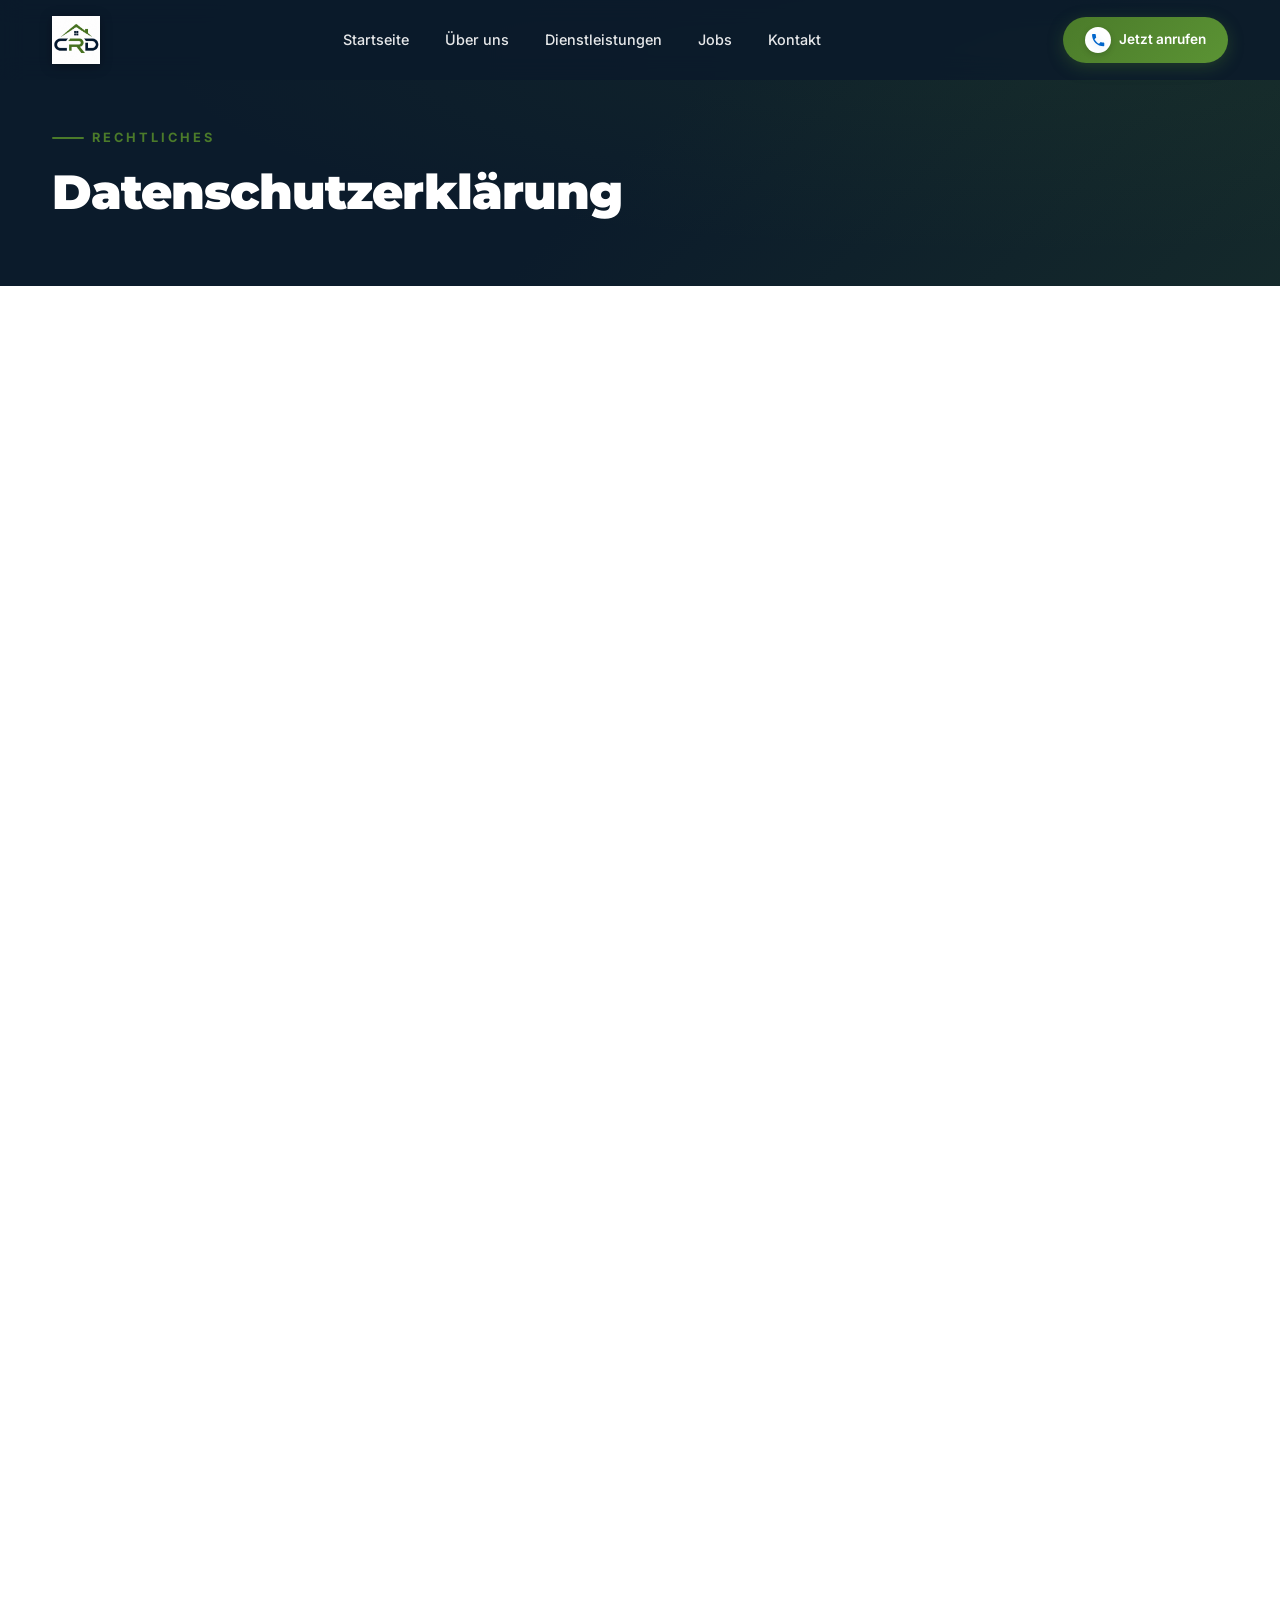
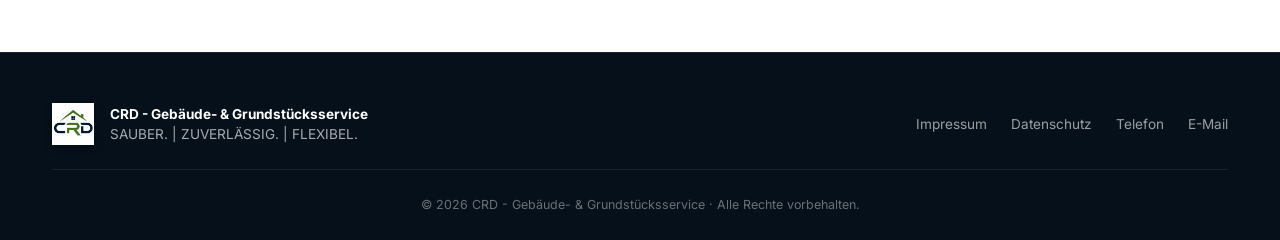
<file: datenschutz.html>
<!DOCTYPE html>
<html lang="de">
<head>
  <meta charset="UTF-8">
  <meta name="viewport" content="width=device-width, initial-scale=1.0">
  <title>Datenschutz | CRD - Gebäude- & Grundstücksservice</title>
  <meta name="description" content="Datenschutzerklärung der CRD - Gebäude- & Grundstücksservice">
  <meta name="robots" content="index, follow">

  <!-- Favicon -->
  <link rel="icon" type="image/png" href="assets/logo.png">

  <!-- Fonts -->
  <link rel="preconnect" href="https://fonts.googleapis.com">
  <link rel="preconnect" href="https://fonts.gstatic.com" crossorigin>

  <!-- Stylesheet -->
  <link rel="stylesheet" href="style.css">
</head>
<body>

  <!-- ========== HEADER / NAVIGATION ========== -->
  <header class="header" id="header">
    <div class="container">
      <a href="index.html" class="header__logo" aria-label="CRD Startseite">
        <img src="assets/logo.png" alt="CRD Gebäude- & Grundstücksservice Logo" width="180" height="52">
      </a>

      <nav class="header__nav" id="mainNav" aria-label="Hauptnavigation">
        <a href="index.html" class="header__nav-link">Startseite</a>
        <a href="index.html#ueber-uns" class="header__nav-link">Über uns</a>
        <a href="dienstleistungen.html" class="header__nav-link">Dienstleistungen</a>
        <a href="jobs.html" class="header__nav-link">Jobs</a>
        <a href="kontakt.html" class="header__nav-link">Kontakt</a>
      </nav>

      <a href="tel:+491752540966" class="header__cta" id="headerCta">
        <span class="header__cta-icon-bg">
          <svg class="icon-svg icon-phone-blue" viewBox="0 0 24 24"><path d="M6.62 10.79c1.44 2.83 3.76 5.14 6.59 6.59l2.2-2.2c.27-.27.67-.36 1.02-.24 1.12.37 2.33.57 3.57.57.55 0 1 .45 1 1V20c0 .55-.45 1-1 1-9.39 0-17-7.61-17-17 0-.55.45-1 1-1h3.5c.55 0 1 .45 1 1 0 1.25.2 2.45.57 3.57.11.35.03.74-.25 1.02l-2.2 2.2z"/></svg>
        </span>
        Jetzt anrufen
      </a>

      <button class="header__hamburger" id="hamburger" aria-label="Menü öffnen" aria-expanded="false">
        <span></span>
        <span></span>
        <span></span>
      </button>
    </div>
  </header>

  <!-- Nav Overlay -->
  <div class="nav-overlay" id="navOverlay"></div>

  <!-- ========== SUBPAGE HERO ========== -->
  <section class="subpage-hero subpage-hero--small">
    <div class="subpage-hero__bg"></div>
    <div class="container">
      <div class="subpage-hero__content">
        <span class="section-label reveal">Rechtliches</span>
        <h1 class="subpage-hero__title reveal reveal-delay-1">Datenschutzerklärung</h1>
      </div>
    </div>
  </section>

  <!-- ========== DATENSCHUTZ CONTENT ========== -->
  <section class="legal-content">
    <div class="container">
      <div class="legal-content__inner reveal">
       <h1>Datenschutz&shy;erkl&auml;rung</h1>
<h2>1. Datenschutz auf einen Blick</h2>
<h3>Allgemeine Hinweise</h3> <p>Die folgenden Hinweise geben einen einfachen &Uuml;berblick dar&uuml;ber,
was mit Ihren personenbezogenen Daten passiert, wenn Sie diese Website besuchen. Personenbezogene Daten sind
alle Daten, mit denen Sie pers&ouml;nlich identifiziert werden k&ouml;nnen. Ausf&uuml;hrliche Informationen zum
Thema Datenschutz entnehmen Sie unserer unter diesem Text aufgef&uuml;hrten
Datenschutzerkl&auml;rung.</p>
<h3>Datenerfassung auf dieser Website</h3> <h4>Wer ist verantwortlich f&uuml;r die Datenerfassung auf dieser
Website?</h4> <p>Die Datenverarbeitung auf dieser Website erfolgt durch den Websitebetreiber. Dessen
Kontaktdaten k&ouml;nnen Sie dem Abschnitt &bdquo;Hinweis zur verantwortlichen Stelle&ldquo; in dieser
Datenschutzerkl&auml;rung entnehmen.</p> <h4>Wie erfassen wir Ihre Daten?</h4> <p>Ihre Daten werden zum
einen dadurch erhoben, dass Sie uns diese mitteilen. Hierbei kann es sich z.&nbsp;B. um Daten handeln, die Sie in ein
Kontaktformular eingeben.</p> <p>Andere Daten werden automatisch oder nach Ihrer Einwilligung beim Besuch
der Website durch unsere IT-Systeme erfasst. Das sind vor allem technische Daten (z.&nbsp;B. Internetbrowser,
Betriebssystem oder Uhrzeit des Seitenaufrufs). Die Erfassung dieser Daten erfolgt automatisch, sobald Sie diese
Website betreten.</p> <h4>Wof&uuml;r nutzen wir Ihre Daten?</h4> <p>Ein Teil der Daten wird erhoben, um eine
fehlerfreie Bereitstellung der Website zu gew&auml;hrleisten. Andere Daten k&ouml;nnen zur Analyse Ihres
Nutzerverhaltens verwendet werden. Sofern &uuml;ber die Website Vertr&auml;ge geschlossen oder angebahnt
werden k&ouml;nnen, werden die &uuml;bermittelten Daten auch f&uuml;r Vertragsangebote, Bestellungen oder
sonstige Auftragsanfragen verarbeitet.</p> <h4>Welche Rechte haben Sie bez&uuml;glich Ihrer Daten?</h4>
<p>Sie haben jederzeit das Recht, unentgeltlich Auskunft &uuml;ber Herkunft, Empf&auml;nger und Zweck Ihrer
gespeicherten personenbezogenen Daten zu erhalten. Sie haben au&szlig;erdem ein Recht, die Berichtigung oder
L&ouml;schung dieser Daten zu verlangen. Wenn Sie eine Einwilligung zur Datenverarbeitung erteilt haben,
k&ouml;nnen Sie diese Einwilligung jederzeit f&uuml;r die Zukunft widerrufen. Au&szlig;erdem haben Sie das Recht,
unter bestimmten Umst&auml;nden die Einschr&auml;nkung der Verarbeitung Ihrer personenbezogenen Daten zu
verlangen. Des Weiteren steht Ihnen ein Beschwerderecht bei der zust&auml;ndigen Aufsichtsbeh&ouml;rde
zu.</p> <p>Hierzu sowie zu weiteren Fragen zum Thema Datenschutz k&ouml;nnen Sie sich jederzeit an uns
wenden.</p>
<h2>2. Hosting</h2>
<p>Wir hosten die Inhalte unserer Website bei folgendem Anbieter:</p>
<h3>Strato</h3> <p>Anbieter ist die Strato AG, Otto-Ostrowski-Stra&szlig;e 7, 10249 Berlin (nachfolgend
&bdquo;Strato&ldquo;). Wenn Sie unsere Website besuchen, erfasst Strato verschiedene Logfiles inklusive Ihrer IP-
Adressen.</p> <p>Weitere Informationen entnehmen Sie der Datenschutzerkl&auml;rung von Strato: <a
href="https://www.strato.de/datenschutz/" target="_blank" rel="noopener
noreferrer">https://www.strato.de/datenschutz/</a>.</p> <p>Die Verwendung von Strato erfolgt auf Grundlage
von Art. 6 Abs. 1 lit. f DSGVO. Wir haben ein berechtigtes Interesse an einer m&ouml;glichst zuverl&auml;ssigen
Darstellung unserer Website. Sofern eine entsprechende Einwilligung abgefragt wurde, erfolgt die Verarbeitung
ausschlie&szlig;lich auf Grundlage von Art. 6 Abs. 1 lit. a DSGVO und &sect; 25 Abs. 1 TDDDG, soweit die
Einwilligung die Speicherung von Cookies oder den Zugriff auf Informationen im Endger&auml;t des Nutzers
(z.&nbsp;B. Device-Fingerprinting) im Sinne des TDDDG umfasst. Die Einwilligung ist jederzeit widerrufbar.</p>
<h2>3. Allgemeine Hinweise und Pflicht&shy;informationen</h2>
<h3>Datenschutz</h3> <p>Die Betreiber dieser Seiten nehmen den Schutz Ihrer pers&ouml;nlichen Daten sehr
ernst. Wir behandeln Ihre personenbezogenen Daten vertraulich und entsprechend den gesetzlichen
Datenschutzvorschriften sowie dieser Datenschutzerkl&auml;rung.</p> <p>Wenn Sie diese Website benutzen,
werden verschiedene personenbezogene Daten erhoben. Personenbezogene Daten sind Daten, mit denen Sie
pers&ouml;nlich identifiziert werden k&ouml;nnen. Die vorliegende Datenschutzerkl&auml;rung erl&auml;utert,
welche Daten wir erheben und wof&uuml;r wir sie nutzen. Sie erl&auml;utert auch, wie und zu welchem Zweck das
geschieht.</p> <p>Wir weisen darauf hin, dass die Daten&uuml;bertragung im Internet (z.&nbsp;B. bei der
Kommunikation per E-Mail) Sicherheitsl&uuml;cken aufweisen kann. Ein l&uuml;ckenloser Schutz der Daten vor
dem Zugriff durch Dritte ist nicht m&ouml;glich.</p>
<h3>Hinweis zur verantwortlichen Stelle</h3> <p>Die verantwortliche Stelle f&uuml;r die Datenverarbeitung auf
dieser Website ist:</p> <p>CRD Geb&auml;ude- &amp; Grundst&uuml;cksservice<br />
Kanalstra&szlig;e 3 <br />
75173 Pforzheim</p>
<p>Telefon: +491752540966<br />
E-Mail: info@crd-reinigung.de</p>
 <p>Verantwortliche Stelle ist die nat&uuml;rliche oder juristische Person, die allein oder gemeinsam mit anderen
&uuml;ber die Zwecke und Mittel der Verarbeitung von personenbezogenen Daten (z.&nbsp;B. Namen, E-Mail-
Adressen o. &Auml;.) entscheidet.</p>
<h3>Speicherdauer</h3> <p>Soweit innerhalb dieser Datenschutzerkl&auml;rung keine speziellere Speicherdauer
genannt wurde, verbleiben Ihre personenbezogenen Daten bei uns, bis der Zweck f&uuml;r die Datenverarbeitung
entf&auml;llt. Wenn Sie ein berechtigtes L&ouml;schersuchen geltend machen oder eine Einwilligung zur
Datenverarbeitung widerrufen, werden Ihre Daten gel&ouml;scht, sofern wir keine anderen rechtlich
zul&auml;ssigen Gr&uuml;nde f&uuml;r die Speicherung Ihrer personenbezogenen Daten haben (z.&nbsp;B. steuer-
oder handelsrechtliche Aufbewahrungsfristen); im letztgenannten Fall erfolgt die L&ouml;schung nach Fortfall
dieser Gr&uuml;nde.</p>
<h3>Allgemeine Hinweise zu den Rechtsgrundlagen der Datenverarbeitung auf dieser Website</h3> <p>Sofern Sie
in die Datenverarbeitung eingewilligt haben, verarbeiten wir Ihre personenbezogenen Daten auf Grundlage von Art.
6 Abs. 1 lit. a DSGVO bzw. Art. 9 Abs. 2 lit. a DSGVO, sofern besondere Datenkategorien nach Art. 9 Abs. 1 DSGVO
verarbeitet werden. Im Falle einer ausdr&uuml;cklichen Einwilligung in die &Uuml;bertragung personenbezogener
Daten in Drittstaaten erfolgt die Datenverarbeitung au&szlig;erdem auf Grundlage von Art. 49 Abs. 1 lit. a DSGVO.
Sofern Sie in die Speicherung von Cookies oder in den Zugriff auf Informationen in Ihr Endger&auml;t (z.&nbsp;B. via
Device-Fingerprinting) eingewilligt haben, erfolgt die Datenverarbeitung zus&auml;tzlich auf Grundlage von &sect;
25 Abs. 1 TDDDG. Die Einwilligung ist jederzeit widerrufbar. Sind Ihre Daten zur Vertragserf&uuml;llung oder zur
Durchf&uuml;hrung vorvertraglicher Ma&szlig;nahmen erforderlich, verarbeiten wir Ihre Daten auf Grundlage des
Art. 6 Abs. 1 lit. b DSGVO. Des Weiteren verarbeiten wir Ihre Daten, sofern diese zur Erf&uuml;llung einer
rechtlichen Verpflichtung erforderlich sind, auf Grundlage von Art. 6 Abs. 1 lit. c DSGVO. Die Datenverarbeitung
kann ferner auf Grundlage unseres berechtigten Interesses nach Art. 6 Abs. 1 lit. f DSGVO erfolgen. &Uuml;ber die
jeweils im Einzelfall einschl&auml;gigen Rechtsgrundlagen wird in den folgenden Abs&auml;tzen dieser
Datenschutzerkl&auml;rung informiert.</p>
<h3>Empf&auml;nger von personenbezogenen Daten</h3> <p>Im Rahmen unserer Gesch&auml;ftst&auml;tigkeit
arbeiten wir mit verschiedenen externen Stellen zusammen. Dabei ist teilweise auch eine &Uuml;bermittlung von
personenbezogenen Daten an diese externen Stellen erforderlich. Wir geben personenbezogene Daten nur dann an
externe Stellen weiter, wenn dies im Rahmen einer Vertragserf&uuml;llung erforderlich ist, wenn wir gesetzlich
hierzu verpflichtet sind (z.&nbsp;B. Weitergabe von Daten an Steuerbeh&ouml;rden), wenn wir ein berechtigtes
Interesse nach Art. 6 Abs. 1 lit. f DSGVO an der Weitergabe haben oder wenn eine sonstige Rechtsgrundlage die
Datenweitergabe erlaubt. Beim Einsatz von Auftragsverarbeitern geben wir personenbezogene Daten unserer
Kunden nur auf Grundlage eines g&uuml;ltigen Vertrags &uuml;ber Auftragsverarbeitung weiter. Im Falle einer
gemeinsamen Verarbeitung wird ein Vertrag &uuml;ber gemeinsame Verarbeitung geschlossen.</p>
<h3>Widerruf Ihrer Einwilligung zur Datenverarbeitung</h3> <p>Viele Datenverarbeitungsvorg&auml;nge sind
nur mit Ihrer ausdr&uuml;cklichen Einwilligung m&ouml;glich. Sie k&ouml;nnen eine bereits erteilte Einwilligung
jederzeit widerrufen. Die Rechtm&auml;&szlig;igkeit der bis zum Widerruf erfolgten Datenverarbeitung bleibt vom
Widerruf unber&uuml;hrt.</p>
<h3>Widerspruchsrecht gegen die Datenerhebung in besonderen F&auml;llen sowie gegen Direktwerbung (Art. 21
DSGVO)</h3> <p>WENN DIE DATENVERARBEITUNG AUF GRUNDLAGE VON ART. 6 ABS. 1 LIT. E ODER F
DSGVO ERFOLGT, HABEN SIE JEDERZEIT DAS RECHT, AUS GR&Uuml;NDEN, DIE SICH AUS IHRER
BESONDEREN SITUATION ERGEBEN, GEGEN DIE VERARBEITUNG IHRER PERSONENBEZOGENEN DATEN
WIDERSPRUCH EINZULEGEN; DIES GILT AUCH F&Uuml;R EIN AUF DIESE BESTIMMUNGEN GEST&Uuml;TZTES
PROFILING. DIE JEWEILIGE RECHTSGRUNDLAGE, AUF DENEN EINE VERARBEITUNG BERUHT, ENTNEHMEN
SIE DIESER DATENSCHUTZERKL&Auml;RUNG. WENN SIE WIDERSPRUCH EINLEGEN, WERDEN WIR IHRE
BETROFFENEN PERSONENBEZOGENEN DATEN NICHT MEHR VERARBEITEN, ES SEI DENN, WIR
K&Ouml;NNEN ZWINGENDE SCHUTZW&Uuml;RDIGE GR&Uuml;NDE F&Uuml;R DIE VERARBEITUNG
NACHWEISEN, DIE IHRE INTERESSEN, RECHTE UND FREIHEITEN &Uuml;BERWIEGEN ODER DIE
VERARBEITUNG DIENT DER GELTENDMACHUNG, AUS&Uuml;BUNG ODER VERTEIDIGUNG VON
RECHTSANSPR&Uuml;CHEN (WIDERSPRUCH NACH ART. 21 ABS. 1 DSGVO).</p> <p>WERDEN IHRE
PERSONENBEZOGENEN DATEN VERARBEITET, UM DIREKTWERBUNG ZU BETREIBEN, SO HABEN SIE DAS
RECHT, JEDERZEIT WIDERSPRUCH GEGEN DIE VERARBEITUNG SIE BETREFFENDER PERSONENBEZOGENER
DATEN ZUM ZWECKE DERARTIGER WERBUNG EINZULEGEN; DIES GILT AUCH F&Uuml;R DAS PROFILING,
SOWEIT ES MIT SOLCHER DIREKTWERBUNG IN VERBINDUNG STEHT. WENN SIE WIDERSPRECHEN,
WERDEN IHRE PERSONENBEZOGENEN DATEN ANSCHLIESSEND NICHT MEHR ZUM ZWECKE DER
DIREKTWERBUNG VERWENDET (WIDERSPRUCH NACH ART. 21 ABS. 2 DSGVO).</p>
<h3>Beschwerde&shy;recht bei der zust&auml;ndigen Aufsichts&shy;beh&ouml;rde</h3> <p>Im Falle von
Verst&ouml;&szlig;en gegen die DSGVO steht den Betroffenen ein Beschwerderecht bei einer
Aufsichtsbeh&ouml;rde, insbesondere in dem Mitgliedstaat ihres gew&ouml;hnlichen Aufenthalts, ihres
Arbeitsplatzes oder des Orts des mutma&szlig;lichen Versto&szlig;es zu. Das Beschwerderecht besteht
unbeschadet anderweitiger verwaltungsrechtlicher oder gerichtlicher Rechtsbehelfe.</p>
<h3>Recht auf Daten&shy;&uuml;bertrag&shy;barkeit</h3> <p>Sie haben das Recht, Daten, die wir auf Grundlage
Ihrer Einwilligung oder in Erf&uuml;llung eines Vertrags automatisiert verarbeiten, an sich oder an einen Dritten in
einem g&auml;ngigen, maschinenlesbaren Format aush&auml;ndigen zu lassen. Sofern Sie die direkte
&Uuml;bertragung der Daten an einen anderen Verantwortlichen verlangen, erfolgt dies nur, soweit es technisch
machbar ist.</p>
<h3>Auskunft, Berichtigung und L&ouml;schung</h3> <p>Sie haben im Rahmen der geltenden gesetzlichen
Bestimmungen jederzeit das Recht auf unentgeltliche Auskunft &uuml;ber Ihre gespeicherten personenbezogenen
Daten, deren Herkunft und Empf&auml;nger und den Zweck der Datenverarbeitung und ggf. ein Recht auf
Berichtigung oder L&ouml;schung dieser Daten. Hierzu sowie zu weiteren Fragen zum Thema personenbezogene
Daten k&ouml;nnen Sie sich jederzeit an uns wenden.</p>
<h3>Recht auf Einschr&auml;nkung der Verarbeitung</h3> <p>Sie haben das Recht, die Einschr&auml;nkung der
Verarbeitung Ihrer personenbezogenen Daten zu verlangen. Hierzu k&ouml;nnen Sie sich jederzeit an uns wenden.
Das Recht auf Einschr&auml;nkung der Verarbeitung besteht in folgenden F&auml;llen:</p> <ul> <li>Wenn Sie die
Richtigkeit Ihrer bei uns gespeicherten personenbezogenen Daten bestreiten, ben&ouml;tigen wir in der Regel Zeit,
um dies zu &uuml;berpr&uuml;fen. F&uuml;r die Dauer der Pr&uuml;fung haben Sie das Recht, die
Einschr&auml;nkung der Verarbeitung Ihrer personenbezogenen Daten zu verlangen.</li> <li>Wenn die
Verarbeitung Ihrer personenbezogenen Daten unrechtm&auml;&szlig;ig geschah/geschieht, k&ouml;nnen Sie statt
der L&ouml;schung die Einschr&auml;nkung der Datenverarbeitung verlangen.</li> <li>Wenn wir Ihre
personenbezogenen Daten nicht mehr ben&ouml;tigen, Sie sie jedoch zur Aus&uuml;bung, Verteidigung oder
Geltendmachung von Rechtsanspr&uuml;chen ben&ouml;tigen, haben Sie das Recht, statt der L&ouml;schung die
Einschr&auml;nkung der Verarbeitung Ihrer personenbezogenen Daten zu verlangen.</li> <li>Wenn Sie einen
Widerspruch nach Art. 21 Abs. 1 DSGVO eingelegt haben, muss eine Abw&auml;gung zwischen Ihren und unseren
Interessen vorgenommen werden. Solange noch nicht feststeht, wessen Interessen &uuml;berwiegen, haben Sie das
Recht, die Einschr&auml;nkung der Verarbeitung Ihrer personenbezogenen Daten zu verlangen.</li> </ul>
<p>Wenn Sie die Verarbeitung Ihrer personenbezogenen Daten eingeschr&auml;nkt haben, d&uuml;rfen diese
Daten &ndash; von ihrer Speicherung abgesehen &ndash; nur mit Ihrer Einwilligung oder zur Geltendmachung,
Aus&uuml;bung oder Verteidigung von Rechtsanspr&uuml;chen oder zum Schutz der Rechte einer anderen
nat&uuml;rlichen oder juristischen Person oder aus Gr&uuml;nden eines wichtigen &ouml;ffentlichen Interesses der
Europ&auml;ischen Union oder eines Mitgliedstaats verarbeitet werden.</p>
<h3>Widerspruch gegen Werbe-E-Mails</h3> <p>Der Nutzung von im Rahmen der Impressumspflicht
ver&ouml;ffentlichten Kontaktdaten zur &Uuml;bersendung von nicht ausdr&uuml;cklich angeforderter Werbung
und Informationsmaterialien wird hiermit widersprochen. Die Betreiber der Seiten behalten sich ausdr&uuml;cklich
rechtliche Schritte im Falle der unverlangten Zusendung von Werbeinformationen, etwa durch Spam-E-Mails,
vor.</p>
<h2>4. Datenerfassung auf dieser Website</h2>
<h3>Kontaktformular</h3> <p>Wenn Sie uns per Kontaktformular Anfragen zukommen lassen, werden Ihre
Angaben aus dem Anfrageformular inklusive der von Ihnen dort angegebenen Kontaktdaten zwecks Bearbeitung
der Anfrage und f&uuml;r den Fall von Anschlussfragen bei uns gespeichert. Diese Daten geben wir nicht ohne Ihre
Einwilligung weiter.</p> <p>Die Verarbeitung dieser Daten erfolgt auf Grundlage von Art. 6 Abs. 1 lit. b DSGVO,
sofern Ihre Anfrage mit der Erf&uuml;llung eines Vertrags zusammenh&auml;ngt oder zur Durchf&uuml;hrung
vorvertraglicher Ma&szlig;nahmen erforderlich ist. In allen &uuml;brigen F&auml;llen beruht die Verarbeitung auf
unserem berechtigten Interesse an der effektiven Bearbeitung der an uns gerichteten Anfragen (Art. 6 Abs. 1 lit. f
DSGVO) oder auf Ihrer Einwilligung (Art. 6 Abs. 1 lit. a DSGVO) sofern diese abgefragt wurde; die Einwilligung ist
jederzeit widerrufbar.</p> <p>Die von Ihnen im Kontaktformular eingegebenen Daten verbleiben bei uns, bis Sie
uns zur L&ouml;schung auffordern, Ihre Einwilligung zur Speicherung widerrufen oder der Zweck f&uuml;r die
Datenspeicherung entf&auml;llt (z.&nbsp;B. nach abgeschlossener Bearbeitung Ihrer Anfrage). Zwingende
gesetzliche Bestimmungen &ndash; insbesondere Aufbewahrungsfristen &ndash; bleiben unber&uuml;hrt.</p>
<h3>Anfrage per E-Mail, Telefon oder Telefax</h3> <p>Wenn Sie uns per E-Mail, Telefon oder Telefax
kontaktieren, wird Ihre Anfrage inklusive aller daraus hervorgehenden personenbezogenen Daten (Name, Anfrage)
zum Zwecke der Bearbeitung Ihres Anliegens bei uns gespeichert und verarbeitet. Diese Daten geben wir nicht ohne
Ihre Einwilligung weiter.</p> <p>Die Verarbeitung dieser Daten erfolgt auf Grundlage von Art. 6 Abs. 1 lit. b
DSGVO, sofern Ihre Anfrage mit der Erf&uuml;llung eines Vertrags zusammenh&auml;ngt oder zur
Durchf&uuml;hrung vorvertraglicher Ma&szlig;nahmen erforderlich ist. In allen &uuml;brigen F&auml;llen beruht
die Verarbeitung auf unserem berechtigten Interesse an der effektiven Bearbeitung der an uns gerichteten
Anfragen (Art. 6 Abs. 1 lit. f DSGVO) oder auf Ihrer Einwilligung (Art. 6 Abs. 1 lit. a DSGVO) sofern diese abgefragt
wurde; die Einwilligung ist jederzeit widerrufbar.</p> <p>Die von Ihnen an uns per Kontaktanfragen
&uuml;bersandten Daten verbleiben bei uns, bis Sie uns zur L&ouml;schung auffordern, Ihre Einwilligung zur
Speicherung widerrufen oder der Zweck f&uuml;r die Datenspeicherung entf&auml;llt (z.&nbsp;B. nach
abgeschlossener Bearbeitung Ihres Anliegens). Zwingende gesetzliche Bestimmungen &ndash; insbesondere
gesetzliche Aufbewahrungsfristen &ndash; bleiben unber&uuml;hrt.</p>
<p>Quelle: <a href="https://www.e-recht24.de">https://www.e-recht24.de</a></p>
      </div>
    </div>
  </section>

  <!-- ========== FOOTER ========== -->
  <footer class="footer" id="footer">
    <div class="container">
      <div class="footer__content">
        <div class="footer__brand">
          <img src="assets/logo.png" alt="CRD Gebäudeverwaltung Logo" width="160" height="48">
          <div class="footer__brand-text">
            <span class="footer__brand-name">CRD - Gebäude- & Grundstücksservice</span>
            SAUBER. | ZUVERLÄSSIG. | FLEXIBEL.
          </div>
        </div>
        <div class="footer__links">
          <a href="impressum.html" class="footer__link">Impressum</a>
          <a href="datenschutz.html" class="footer__link">Datenschutz</a>
          <a href="tel:+491752540966" class="footer__link">Telefon</a>
          <a href="mailto:info@crd-reinigung.de" class="footer__link">E-Mail</a>
        </div>
      </div>
      <div class="footer__bottom">
        &copy; 2026 CRD - Gebäude- & Grundstücksservice · Alle Rechte vorbehalten.
      </div>
    </div>
  </footer>

  <!-- JavaScript -->
  <script src="script.js"></script>
</body>
</html>
</file>
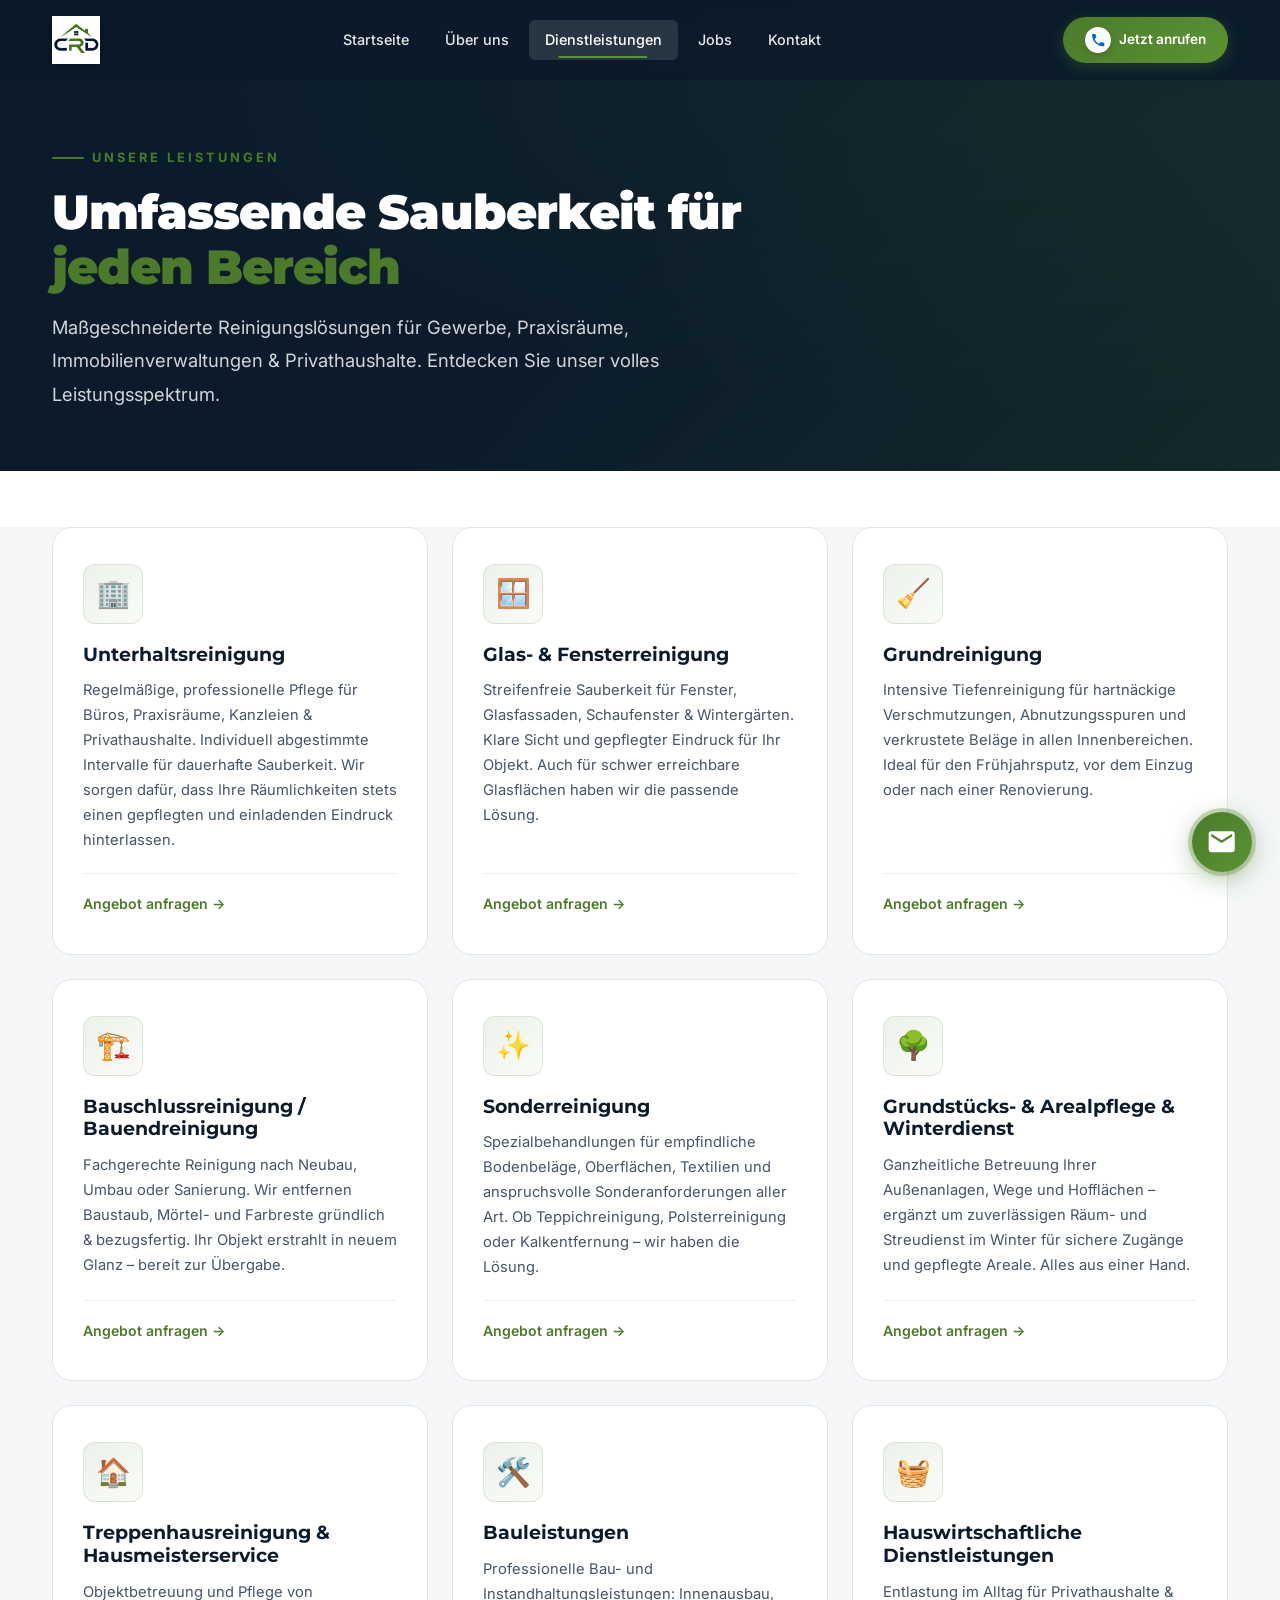
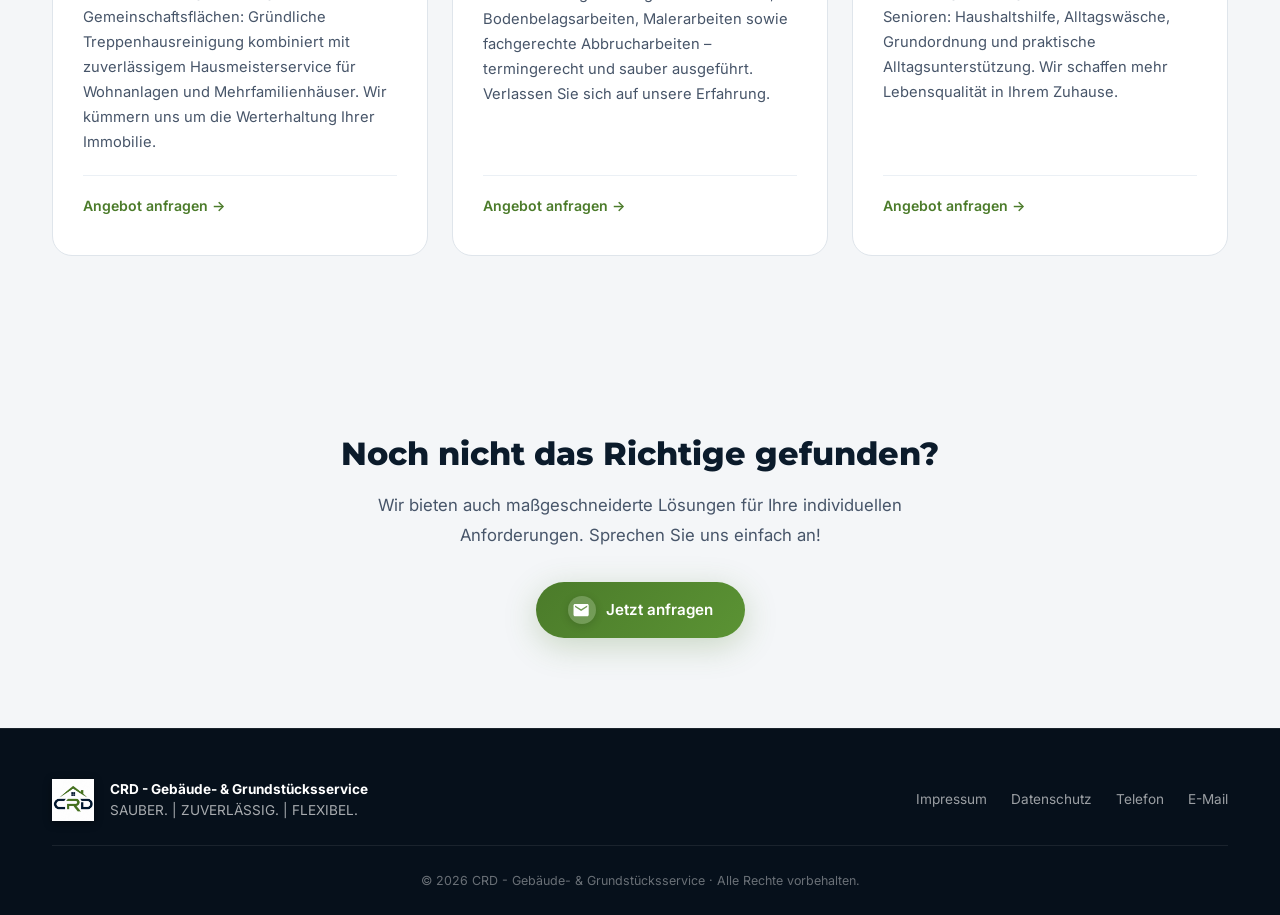
<file: dienstleistungen.html>
<!DOCTYPE html>
<html lang="de">
<head>
  <meta charset="UTF-8">
  <meta name="viewport" content="width=device-width, initial-scale=1.0">
  <title>Unsere Dienstleistungen | CRD - Gebäude- & Grundstücksservice</title>
  <meta name="description" content="Entdecken Sie unser umfassendes Leistungsspektrum: Unterhaltsreinigung, Glasreinigung, Grundreinigung, Bauschlussreinigung, Sonderreinigung, Grundstückspflege, Hausmeisterservice, Bauleistungen und Hauswirtschaft.">
  <meta name="keywords" content="Gebäudereinigung Pforzheim, Unterhaltsreinigung, Glasreinigung, Grundreinigung, Bauschlussreinigung, Hausmeisterservice, CRD Reinigung">
  <meta name="author" content="CRD - Gebäude- & Grundstücksservice">
  <meta name="robots" content="index, follow">

  <!-- Open Graph -->
  <meta property="og:title" content="Unsere Dienstleistungen | CRD - Gebäude- & Grundstücksservice">
  <meta property="og:description" content="Umfassende Reinigungs- und Gebäudedienstleistungen für Gewerbe, Praxisräume & Privathaushalte in Pforzheim & Umgebung.">
  <meta property="og:type" content="website">
  <meta property="og:url" content="https://www.crd-dienstleistungen.de/dienstleistungen.html">

  <!-- Favicon -->
  <link rel="icon" type="image/png" href="assets/logo.png">

  <!-- Fonts -->
  <link rel="preconnect" href="https://fonts.googleapis.com">
  <link rel="preconnect" href="https://fonts.gstatic.com" crossorigin>

  <!-- Stylesheet -->
  <link rel="stylesheet" href="style.css">
</head>
<body>

  <!-- ========== HEADER / NAVIGATION ========== -->
  <header class="header" id="header">
    <div class="container">
      <a href="index.html" class="header__logo" aria-label="CRD Startseite">
        <img src="assets/logo.png" alt="CRD Gebäude- & Grundstücksservice Logo" width="180" height="52">
      </a>

      <nav class="header__nav" id="mainNav" aria-label="Hauptnavigation">
        <a href="index.html" class="header__nav-link">Startseite</a>
        <a href="index.html#ueber-uns" class="header__nav-link">Über uns</a>
        <a href="dienstleistungen.html" class="header__nav-link active">Dienstleistungen</a>
        <a href="jobs.html" class="header__nav-link">Jobs</a>
        <a href="kontakt.html" class="header__nav-link">Kontakt</a>
      </nav>

      <a href="tel:+491752540966" class="header__cta" id="headerCta">
        <span class="header__cta-icon-bg">
          <svg class="icon-svg icon-phone-blue" viewBox="0 0 24 24"><path d="M6.62 10.79c1.44 2.83 3.76 5.14 6.59 6.59l2.2-2.2c.27-.27.67-.36 1.02-.24 1.12.37 2.33.57 3.57.57.55 0 1 .45 1 1V20c0 .55-.45 1-1 1-9.39 0-17-7.61-17-17 0-.55.45-1 1-1h3.5c.55 0 1 .45 1 1 0 1.25.2 2.45.57 3.57.11.35.03.74-.25 1.02l-2.2 2.2z"/></svg>
        </span>
        Jetzt anrufen
      </a>

      <button class="header__hamburger" id="hamburger" aria-label="Menü öffnen" aria-expanded="false">
        <span></span>
        <span></span>
        <span></span>
      </button>
    </div>
  </header>

  <!-- Nav Overlay -->
  <div class="nav-overlay" id="navOverlay"></div>

  <!-- ========== SUBPAGE HERO ========== -->
  <section class="subpage-hero">
    <div class="subpage-hero__bg"></div>
    <div class="container">
      <div class="subpage-hero__content">
        <span class="section-label reveal">Unsere Leistungen</span>
        <h1 class="subpage-hero__title reveal reveal-delay-1">Umfassende Sauberkeit für <span class="text-accent">jeden Bereich</span></h1>
        <p class="subpage-hero__text reveal reveal-delay-2">Maßgeschneiderte Reinigungslösungen für Gewerbe, Praxisräume, Immobilienverwaltungen & Privathaushalte. Entdecken Sie unser volles Leistungsspektrum.</p>
      </div>
    </div>
  </section>

  <!-- ========== ALL SERVICES ========== -->
  <section class="services" style="padding-top: 0;">
    <div class="container">
      <div class="services__grid" style="margin-top: 3.5rem;">
        <!-- 1. Unterhaltsreinigung -->
        <div class="service-card reveal from-bottom reveal-delay-1">
          <div class="service-card__icon">🏢</div>
          <h3 class="service-card__title">Unterhaltsreinigung</h3>
          <p class="service-card__text">Regelmäßige, professionelle Pflege für Büros, Praxisräume, Kanzleien & Privathaushalte. Individuell abgestimmte Intervalle für dauerhafte Sauberkeit. Wir sorgen dafür, dass Ihre Räumlichkeiten stets einen gepflegten und einladenden Eindruck hinterlassen.</p>
          <div class="service-card__footer">
            <a href="kontakt.html" class="service-card__link">Angebot anfragen →</a>
          </div>
        </div>

        <!-- 2. Glas- & Fensterreinigung -->
        <div class="service-card reveal from-bottom reveal-delay-2">
          <div class="service-card__icon">🪟</div>
          <h3 class="service-card__title">Glas- & Fensterreinigung</h3>
          <p class="service-card__text">Streifenfreie Sauberkeit für Fenster, Glasfassaden, Schaufenster & Wintergärten. Klare Sicht und gepflegter Eindruck für Ihr Objekt. Auch für schwer erreichbare Glasflächen haben wir die passende Lösung.</p>
          <div class="service-card__footer">
            <a href="kontakt.html" class="service-card__link">Angebot anfragen →</a>
          </div>
        </div>

        <!-- 3. Grundreinigung -->
        <div class="service-card reveal from-bottom reveal-delay-3">
          <div class="service-card__icon">🧹</div>
          <h3 class="service-card__title">Grundreinigung</h3>
          <p class="service-card__text">Intensive Tiefenreinigung für hartnäckige Verschmutzungen, Abnutzungsspuren und verkrustete Beläge in allen Innenbereichen. Ideal für den Frühjahrsputz, vor dem Einzug oder nach einer Renovierung.</p>
          <div class="service-card__footer">
            <a href="kontakt.html" class="service-card__link">Angebot anfragen →</a>
          </div>
        </div>

        <!-- 4. Bauschlussreinigung -->
        <div class="service-card reveal from-bottom reveal-delay-4">
          <div class="service-card__icon">🏗️</div>
          <h3 class="service-card__title">Bauschlussreinigung / Bauendreinigung</h3>
          <p class="service-card__text">Fachgerechte Reinigung nach Neubau, Umbau oder Sanierung. Wir entfernen Baustaub, Mörtel- und Farbreste gründlich & bezugsfertig. Ihr Objekt erstrahlt in neuem Glanz – bereit zur Übergabe.</p>
          <div class="service-card__footer">
            <a href="kontakt.html" class="service-card__link">Angebot anfragen →</a>
          </div>
        </div>

        <!-- 5. Sonderreinigung -->
        <div class="service-card reveal from-bottom reveal-delay-5">
          <div class="service-card__icon">✨</div>
          <h3 class="service-card__title">Sonderreinigung</h3>
          <p class="service-card__text">Spezialbehandlungen für empfindliche Bodenbeläge, Oberflächen, Textilien und anspruchsvolle Sonderanforderungen aller Art. Ob Teppichreinigung, Polsterreinigung oder Kalkentfernung – wir haben die Lösung.</p>
          <div class="service-card__footer">
            <a href="kontakt.html" class="service-card__link">Angebot anfragen →</a>
          </div>
        </div>

        <!-- 6. Grundstücks- & Arealpflege & Winterdienst -->
        <div class="service-card reveal from-bottom reveal-delay-6">
          <div class="service-card__icon">🌳</div>
          <h3 class="service-card__title">Grundstücks- & Arealpflege & Winterdienst</h3>
          <p class="service-card__text">Ganzheitliche Betreuung Ihrer Außenanlagen, Wege und Hofflächen – ergänzt um zuverlässigen Räum- und Streudienst im Winter für sichere Zugänge und gepflegte Areale. Alles aus einer Hand.</p>
          <div class="service-card__footer">
            <a href="kontakt.html" class="service-card__link">Angebot anfragen →</a>
          </div>
        </div>

        <!-- 7. Treppenhausreinigung & Hausmeisterservice -->
        <div class="service-card reveal from-bottom reveal-delay-1">
          <div class="service-card__icon">🏠</div>
          <h3 class="service-card__title">Treppenhausreinigung & Hausmeisterservice</h3>
          <p class="service-card__text">Objektbetreuung und Pflege von Gemeinschaftsflächen: Gründliche Treppenhausreinigung kombiniert mit zuverlässigem Hausmeisterservice für Wohnanlagen und Mehrfamilienhäuser. Wir kümmern uns um die Werterhaltung Ihrer Immobilie.</p>
          <div class="service-card__footer">
            <a href="kontakt.html" class="service-card__link">Angebot anfragen →</a>
          </div>
        </div>

        <!-- 8. Bauleistungen -->
        <div class="service-card reveal from-bottom reveal-delay-2">
          <div class="service-card__icon">🛠️</div>
          <h3 class="service-card__title">Bauleistungen</h3>
          <p class="service-card__text">Professionelle Bau- und Instandhaltungsleistungen: Innenausbau, Bodenbelagsarbeiten, Malerarbeiten sowie fachgerechte Abbrucharbeiten – termingerecht und sauber ausgeführt. Verlassen Sie sich auf unsere Erfahrung.</p>
          <div class="service-card__footer">
            <a href="kontakt.html" class="service-card__link">Angebot anfragen →</a>
          </div>
        </div>

        <!-- 9. Hauswirtschaftliche Dienstleistungen -->
        <div class="service-card reveal from-bottom reveal-delay-3">
          <div class="service-card__icon">🧺</div>
          <h3 class="service-card__title">Hauswirtschaftliche Dienstleistungen</h3>
          <p class="service-card__text">Entlastung im Alltag für Privathaushalte & Senioren: Haushaltshilfe, Alltagswäsche, Grundordnung und praktische Alltagsunterstützung. Wir schaffen mehr Lebensqualität in Ihrem Zuhause.</p>
          <div class="service-card__footer">
            <a href="kontakt.html" class="service-card__link">Angebot anfragen →</a>
          </div>
        </div>
      </div>
    </div>
  </section>

  <!-- ========== CTA SECTION ========== -->
  <section class="cta-section">
    <div class="container">
      <div class="cta-section__content reveal">
        <h2 class="cta-section__title">Noch nicht das Richtige gefunden?</h2>
        <p class="cta-section__text">Wir bieten auch maßgeschneiderte Lösungen für Ihre individuellen Anforderungen. Sprechen Sie uns einfach an!</p>
        <a href="kontakt.html" class="btn btn-primary">
          <span class="btn-icon-mail">
            <svg class="icon-svg" style="color: #ffffff;" viewBox="0 0 24 24"><path d="M20 4H4c-1.1 0-1.99.9-1.99 2L2 18c0 1.1.9 2 2 2h16c1.1 0 2-.9 2-2V6c0-1.1-.9-2-2-2zm0 4l-8 5-8-5V6l8 5 8-5v2z"/></svg>
          </span>
          Jetzt anfragen
        </a>
      </div>
    </div>
  </section>

  <!-- ========== FLOATING EMAIL WIDGET ========== -->
  <div class="floating-widget" id="floatingWidget">
    <a href="mailto:info@crd-reinigung.de?subject=Anfrage%20direkt%20%C3%BCber%20Website" class="floating-widget__btn" aria-label="E-Mail senden" id="floatingEmailBtn">
      <svg class="icon-svg" style="width: 1.4em; height: 1.4em; color: #ffffff;" viewBox="0 0 24 24"><path d="M20 4H4c-1.1 0-1.99.9-1.99 2L2 18c0 1.1.9 2 2 2h16c1.1 0 2-.9 2-2V6c0-1.1-.9-2-2-2zm0 4l-8 5-8-5V6l8 5 8-5v2z"/></svg>
    </a>
    <span class="floating-widget__tooltip">E-Mail schreiben</span>
  </div>

  <!-- ========== FOOTER ========== -->
  <footer class="footer" id="footer">
    <div class="container">
      <div class="footer__content">
        <div class="footer__brand">
          <img src="assets/logo.png" alt="CRD Gebäudeverwaltung Logo" width="160" height="48">
          <div class="footer__brand-text">
            <span class="footer__brand-name">CRD - Gebäude- & Grundstücksservice</span>
            SAUBER. | ZUVERLÄSSIG. | FLEXIBEL.
          </div>
        </div>
        <div class="footer__links">
          <a href="impressum.html" class="footer__link">Impressum</a>
          <a href="datenschutz.html" class="footer__link">Datenschutz</a>
          <a href="tel:+491752540966" class="footer__link">Telefon</a>
          <a href="mailto:info@crd-reinigung.de" class="footer__link">E-Mail</a>
        </div>
      </div>
      <div class="footer__bottom">
        &copy; 2026 CRD - Gebäude- & Grundstücksservice · Alle Rechte vorbehalten.
      </div>
    </div>
  </footer>

  <!-- JavaScript -->
  <script src="script.js"></script>
</body>
</html>
</file>
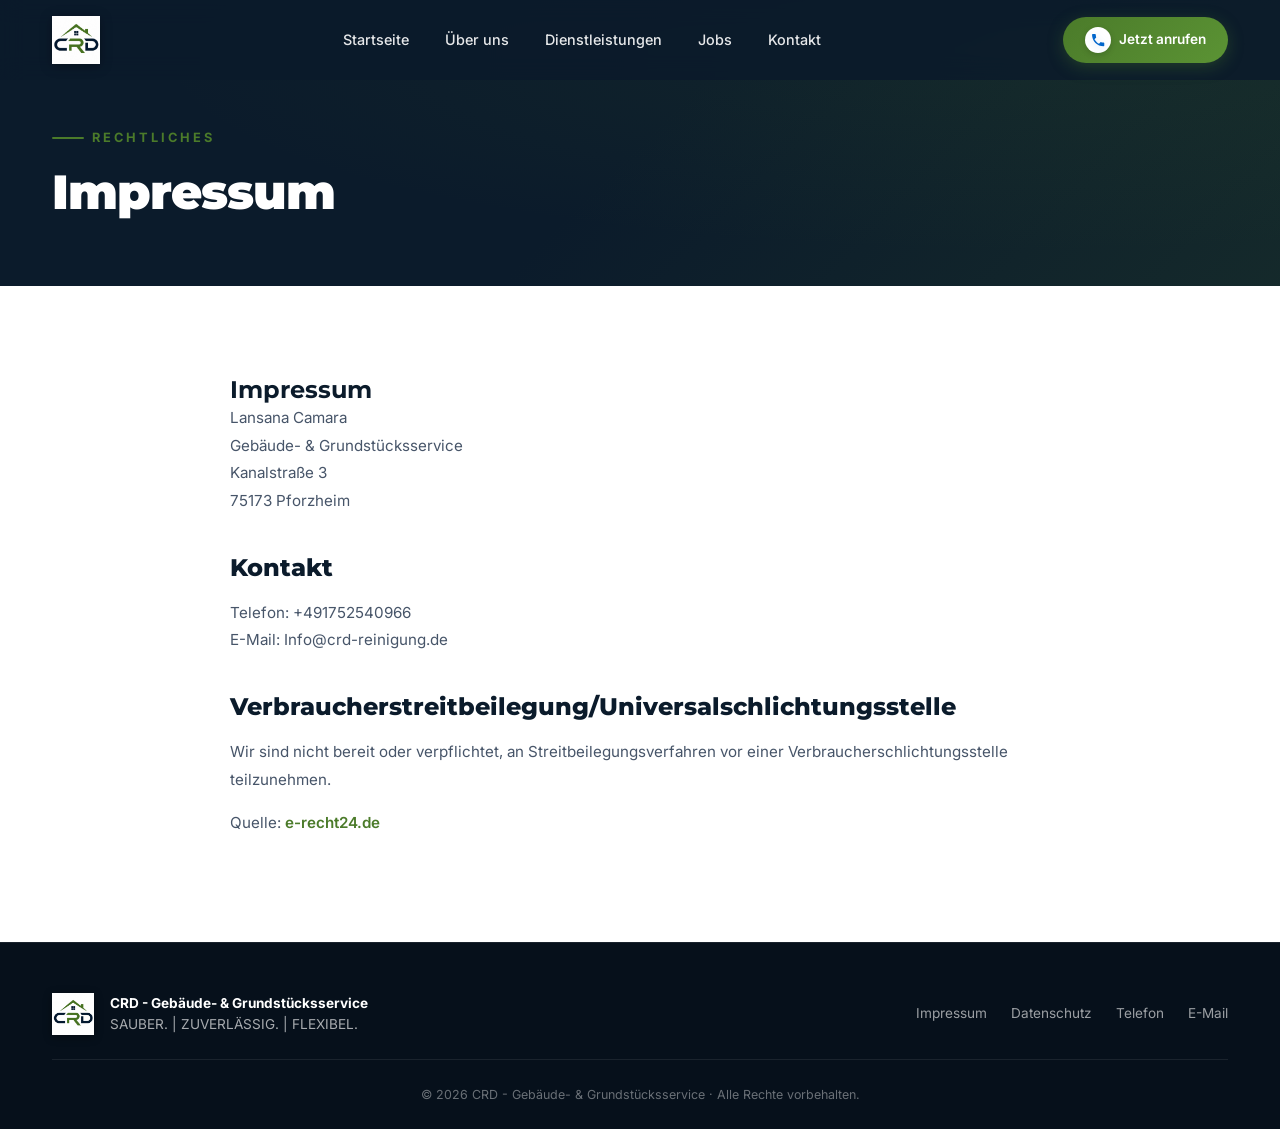
<file: impressum.html>
<!DOCTYPE html>
<html lang="de">
<head>
  <meta charset="UTF-8">
  <meta name="viewport" content="width=device-width, initial-scale=1.0">
  <title>Impressum | CRD - Gebäude- & Grundstücksservice</title>
  <meta name="description" content="Impressum der CRD - Gebäude- & Grundstücksservice">
  <meta name="robots" content="index, follow">

  <!-- Favicon -->
  <link rel="icon" type="image/png" href="assets/logo.png">

  <!-- Fonts -->
  <link rel="preconnect" href="https://fonts.googleapis.com">
  <link rel="preconnect" href="https://fonts.gstatic.com" crossorigin>

  <!-- Stylesheet -->
  <link rel="stylesheet" href="style.css">
</head>
<body>

  <!-- ========== HEADER / NAVIGATION ========== -->
  <header class="header" id="header">
    <div class="container">
      <a href="index.html" class="header__logo" aria-label="CRD Startseite">
        <img src="assets/logo.png" alt="CRD Gebäude- & Grundstücksservice Logo" width="180" height="52">
      </a>

      <nav class="header__nav" id="mainNav" aria-label="Hauptnavigation">
        <a href="index.html" class="header__nav-link">Startseite</a>
        <a href="index.html#ueber-uns" class="header__nav-link">Über uns</a>
        <a href="dienstleistungen.html" class="header__nav-link">Dienstleistungen</a>
        <a href="jobs.html" class="header__nav-link">Jobs</a>
        <a href="kontakt.html" class="header__nav-link">Kontakt</a>
      </nav>

      <a href="tel:+491752540966" class="header__cta" id="headerCta">
        <span class="header__cta-icon-bg">
          <svg class="icon-svg icon-phone-blue" viewBox="0 0 24 24"><path d="M6.62 10.79c1.44 2.83 3.76 5.14 6.59 6.59l2.2-2.2c.27-.27.67-.36 1.02-.24 1.12.37 2.33.57 3.57.57.55 0 1 .45 1 1V20c0 .55-.45 1-1 1-9.39 0-17-7.61-17-17 0-.55.45-1 1-1h3.5c.55 0 1 .45 1 1 0 1.25.2 2.45.57 3.57.11.35.03.74-.25 1.02l-2.2 2.2z"/></svg>
        </span>
        Jetzt anrufen
      </a>

      <button class="header__hamburger" id="hamburger" aria-label="Menü öffnen" aria-expanded="false">
        <span></span>
        <span></span>
        <span></span>
      </button>
    </div>
  </header>

  <!-- Nav Overlay -->
  <div class="nav-overlay" id="navOverlay"></div>

  <!-- ========== SUBPAGE HERO ========== -->
  <section class="subpage-hero subpage-hero--small">
    <div class="subpage-hero__bg"></div>
    <div class="container">
      <div class="subpage-hero__content">
        <span class="section-label reveal">Rechtliches</span>
        <h1 class="subpage-hero__title reveal reveal-delay-1">Impressum</h1>
      </div>
    </div>
  </section>

  <!-- ========== IMPRESSUM CONTENT ========== -->
  <section class="legal-content">
    <div class="container">
      <div class="legal-content__inner reveal">
       <h1>Impressum</h1>

<p>Lansana Camara<br />
Geb&auml;ude- &amp; Grundst&uuml;cksservice<br />
Kanalstra&szlig;e 3<br />
75173 Pforzheim</p>

<h2>Kontakt</h2>
<p>Telefon: +491752540966<br />
E-Mail: Info@crd-reinigung.de</p>

<h2>Verbraucher&shy;streit&shy;beilegung/Universal&shy;schlichtungs&shy;stelle</h2>
<p>Wir sind nicht bereit oder verpflichtet, an Streitbeilegungsverfahren vor einer Verbraucherschlichtungsstelle teilzunehmen.</p>

<p>Quelle: <a href="https://www.e-recht24.de">e-recht24.de</a></p>
      </div>
    </div>
  </section>

  <!-- ========== FOOTER ========== -->
  <footer class="footer" id="footer">
    <div class="container">
      <div class="footer__content">
        <div class="footer__brand">
          <img src="assets/logo.png" alt="CRD Gebäudeverwaltung Logo" width="160" height="48">
          <div class="footer__brand-text">
            <span class="footer__brand-name">CRD - Gebäude- & Grundstücksservice</span>
            SAUBER. | ZUVERLÄSSIG. | FLEXIBEL.
          </div>
        </div>
        <div class="footer__links">
          <a href="impressum.html" class="footer__link">Impressum</a>
          <a href="datenschutz.html" class="footer__link">Datenschutz</a>
          <a href="tel:+491752540966" class="footer__link">Telefon</a>
          <a href="mailto:info@crd-reinigung.de" class="footer__link">E-Mail</a>
        </div>
      </div>
      <div class="footer__bottom">
        &copy; 2026 CRD - Gebäude- & Grundstücksservice · Alle Rechte vorbehalten.
      </div>
    </div>
  </footer>

  <!-- JavaScript -->
  <script src="script.js"></script>
</body>
</html>
</file>
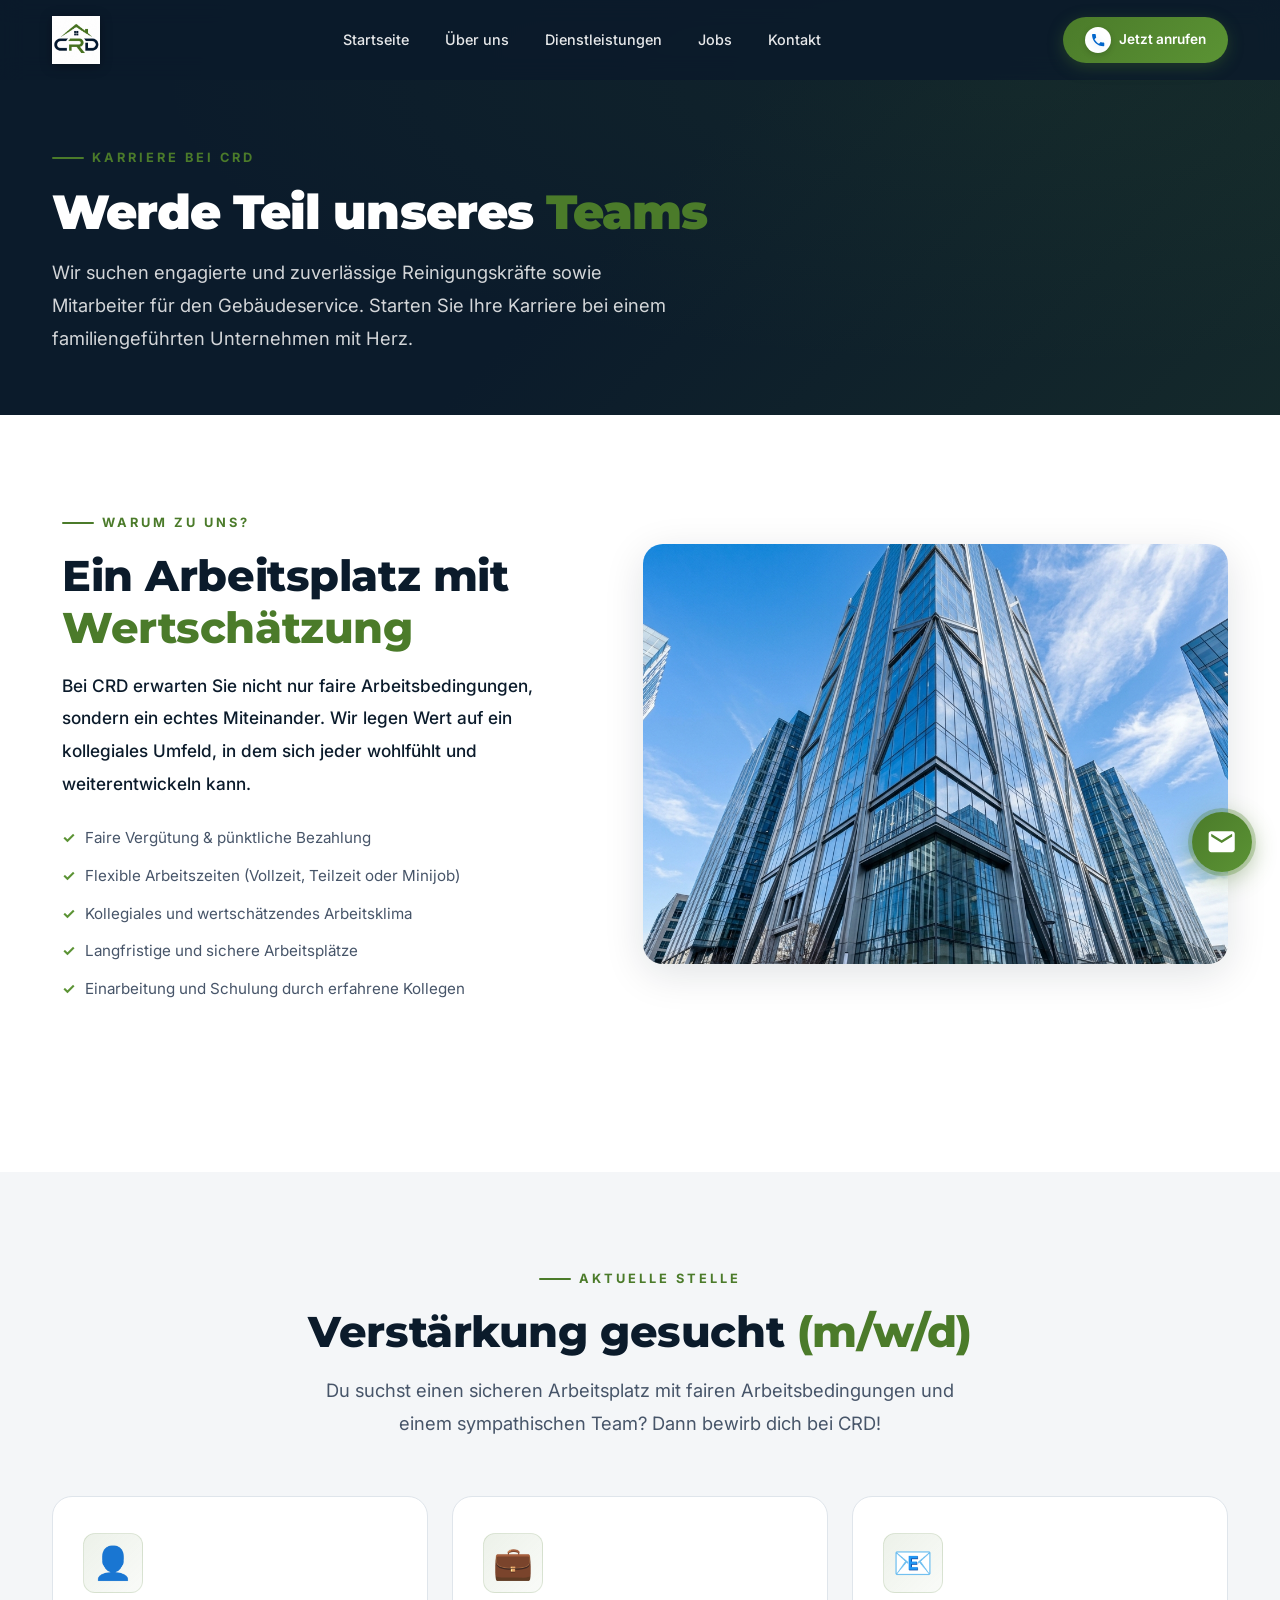
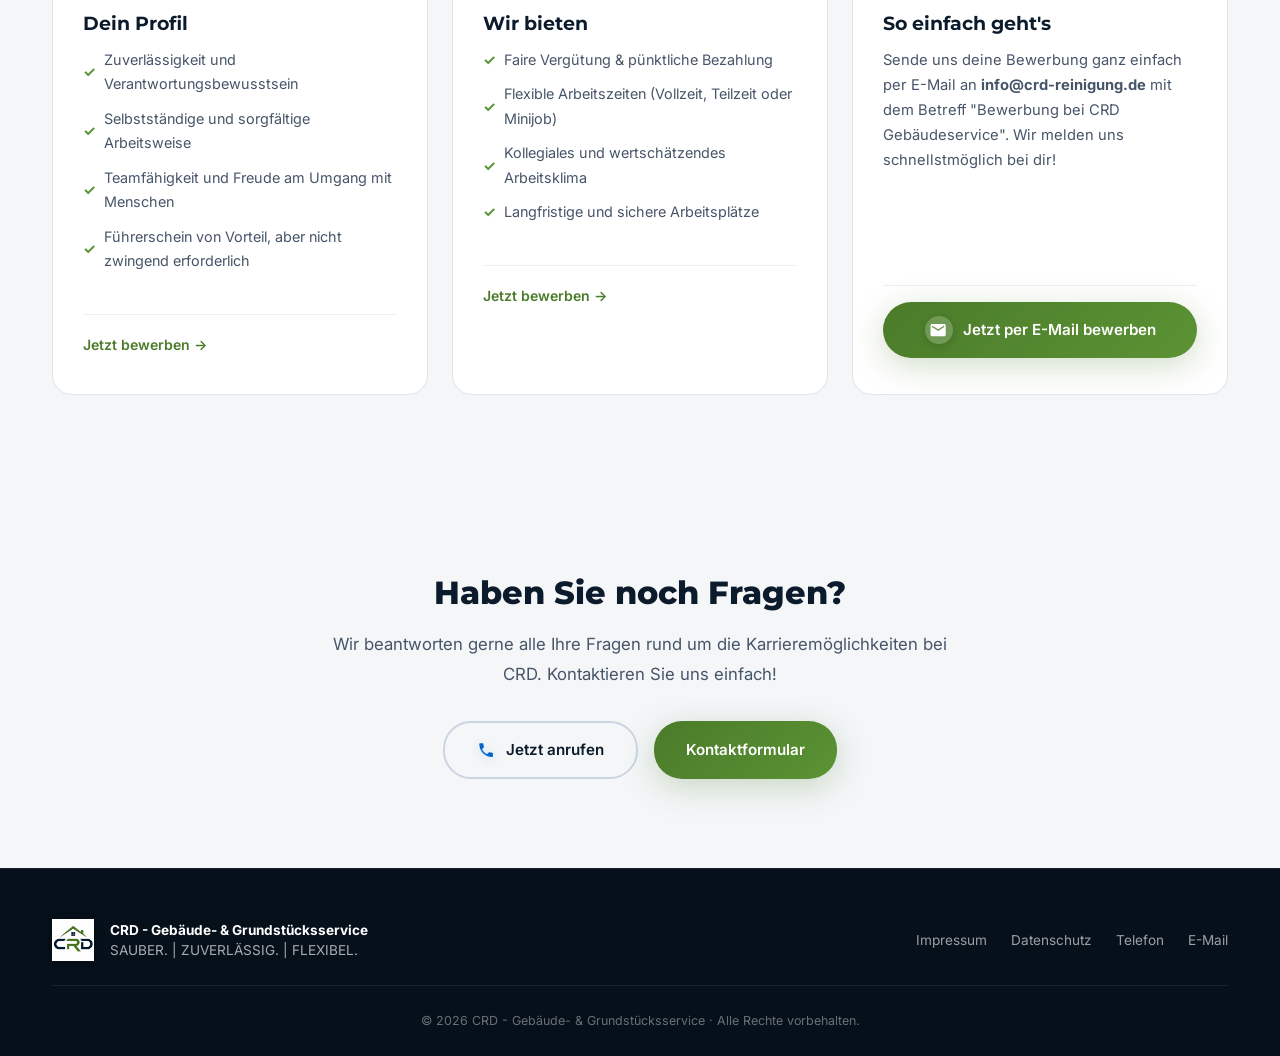
<file: jobs.html>
<!DOCTYPE html>
<html lang="de">
<head>
  <meta charset="UTF-8">
  <meta name="viewport" content="width=device-width, initial-scale=1.0">
  <title>Karriere bei CRD | CRD - Gebäude- & Grundstücksservice</title>
  <meta name="description" content="Karriere bei CRD Gebäude- & Grundstücksservice. Wir suchen engagierte Reinigungskräfte und Mitarbeiter für den Gebäudeservice. Jetzt bewerben!">
  <meta name="keywords" content="Jobs Pforzheim, Reinigungskraft, Gebäudeservice, Karriere, Stellenangebot, CRD">
  <meta name="author" content="CRD - Gebäude- & Grundstücksservice">
  <meta name="robots" content="index, follow">

  <!-- Open Graph -->
  <meta property="og:title" content="Karriere bei CRD | CRD - Gebäude- & Grundstücksservice">
  <meta property="og:description" content="Werde Teil unseres Teams! Wir suchen engagierte und zuverlässige Verstärkung.">
  <meta property="og:type" content="website">
  <meta property="og:url" content="https://www.crd-dienstleistungen.de/jobs.html">

  <!-- Favicon -->
  <link rel="icon" type="image/png" href="assets/logo.png">

  <!-- Fonts -->
  <link rel="preconnect" href="https://fonts.googleapis.com">
  <link rel="preconnect" href="https://fonts.gstatic.com" crossorigin>

  <!-- Stylesheet -->
  <link rel="stylesheet" href="style.css">
</head>
<body>

  <!-- ========== HEADER / NAVIGATION ========== -->
  <header class="header" id="header">
    <div class="container">
      <a href="index.html" class="header__logo" aria-label="CRD Startseite">
        <img src="assets/logo.png" alt="CRD Gebäude- & Grundstücksservice Logo" width="180" height="52">
      </a>

      <nav class="header__nav" id="mainNav" aria-label="Hauptnavigation">
        <a href="index.html" class="header__nav-link">Startseite</a>
        <a href="index.html#ueber-uns" class="header__nav-link">Über uns</a>
        <a href="dienstleistungen.html" class="header__nav-link">Dienstleistungen</a>
        <a href="jobs.html" class="header__nav-link active">Jobs</a>
        <a href="kontakt.html" class="header__nav-link">Kontakt</a>
      </nav>

      <a href="tel:+491752540966" class="header__cta" id="headerCta">
        <span class="header__cta-icon-bg">
          <svg class="icon-svg icon-phone-blue" viewBox="0 0 24 24"><path d="M6.62 10.79c1.44 2.83 3.76 5.14 6.59 6.59l2.2-2.2c.27-.27.67-.36 1.02-.24 1.12.37 2.33.57 3.57.57.55 0 1 .45 1 1V20c0 .55-.45 1-1 1-9.39 0-17-7.61-17-17 0-.55.45-1 1-1h3.5c.55 0 1 .45 1 1 0 1.25.2 2.45.57 3.57.11.35.03.74-.25 1.02l-2.2 2.2z"/></svg>
        </span>
        Jetzt anrufen
      </a>

      <button class="header__hamburger" id="hamburger" aria-label="Menü öffnen" aria-expanded="false">
        <span></span>
        <span></span>
        <span></span>
      </button>
    </div>
  </header>

  <!-- Nav Overlay -->
  <div class="nav-overlay" id="navOverlay"></div>

  <!-- ========== SUBPAGE HERO ========== -->
  <section class="subpage-hero">
    <div class="subpage-hero__bg"></div>
    <div class="container">
      <div class="subpage-hero__content">
        <span class="section-label reveal">Karriere bei CRD</span>
        <h1 class="subpage-hero__title reveal reveal-delay-1">Werde Teil unseres <span class="text-accent">Teams</span></h1>
        <p class="subpage-hero__text reveal reveal-delay-2">Wir suchen engagierte und zuverlässige Reinigungskräfte sowie Mitarbeiter für den Gebäudeservice. Starten Sie Ihre Karriere bei einem familiengeführten Unternehmen mit Herz.</p>
      </div>
    </div>
  </section>

  <!-- ========== WARUM ZU UNS? ========== -->
  <section class="about" id="warum-wir">
    <div class="container">
      <div class="about__intro-grid">
        <div class="about__content">
          <span class="section-label reveal">Warum zu uns?</span>
          <h2 class="section-title reveal reveal-delay-1">Ein Arbeitsplatz mit <span class="text-accent">Wertschätzung</span></h2>
          <p class="about__text-highlight reveal reveal-delay-2">
            Bei CRD erwarten Sie nicht nur faire Arbeitsbedingungen, sondern ein echtes Miteinander. Wir legen Wert auf ein kollegiales Umfeld, in dem sich jeder wohlfühlt und weiterentwickeln kann.
          </p>
          <div class="reveal reveal-delay-3" style="margin-top: 1.5rem;">
            <div style="display: flex; flex-direction: column; gap: 12px;">
              <div style="display: flex; align-items: center; gap: 10px; font-size: 0.95rem; color: var(--clr-text-light);">
                <span style="color: var(--clr-accent-light); font-weight: bold;">✓</span> Faire Vergütung & pünktliche Bezahlung
              </div>
              <div style="display: flex; align-items: center; gap: 10px; font-size: 0.95rem; color: var(--clr-text-light);">
                <span style="color: var(--clr-accent-light); font-weight: bold;">✓</span> Flexible Arbeitszeiten (Vollzeit, Teilzeit oder Minijob)
              </div>
              <div style="display: flex; align-items: center; gap: 10px; font-size: 0.95rem; color: var(--clr-text-light);">
                <span style="color: var(--clr-accent-light); font-weight: bold;">✓</span> Kollegiales und wertschätzendes Arbeitsklima
              </div>
              <div style="display: flex; align-items: center; gap: 10px; font-size: 0.95rem; color: var(--clr-text-light);">
                <span style="color: var(--clr-accent-light); font-weight: bold;">✓</span> Langfristige und sichere Arbeitsplätze
              </div>
              <div style="display: flex; align-items: center; gap: 10px; font-size: 0.95rem; color: var(--clr-text-light);">
                <span style="color: var(--clr-accent-light); font-weight: bold;">✓</span> Einarbeitung und Schulung durch erfahrene Kollegen
              </div>
            </div>
          </div>
        </div>
        <div class="reveal from-right reveal-delay-2">
          <div class="about__image">
            <img src="assets/hero-bg.png" alt="Teamwork bei CRD" width="600" height="420">
          </div>
        </div>
      </div>
    </div>
  </section>

  <!-- ========== STELLENANZEIGE ========== -->
  <section class="services" id="stelle">
    <div class="container">
      <div class="services__header">
        <span class="section-label reveal">Aktuelle Stelle</span>
        <h2 class="section-title reveal reveal-delay-1">Verstärkung gesucht <span class="text-accent">(m/w/d)</span></h2>
        <p class="section-subtitle reveal reveal-delay-2">Du suchst einen sicheren Arbeitsplatz mit fairen Arbeitsbedingungen und einem sympathischen Team? Dann bewirb dich bei CRD!</p>
      </div>

      <div class="services__grid" style="margin-top: 0;">
        <div class="service-card reveal from-bottom reveal-delay-1">
          <div class="service-card__icon" style="font-size: 2rem;">👤</div>
          <h3 class="service-card__title">Dein Profil</h3>
          <div style="display: flex; flex-direction: column; gap: 10px; margin-bottom: 1.25rem;">
            <div style="display: flex; align-items: center; gap: 8px; font-size: 0.9rem; color: var(--clr-text-light);">
              <span style="color: var(--clr-accent-light); font-weight: bold;">✓</span> Zuverlässigkeit und Verantwortungsbewusstsein
            </div>
            <div style="display: flex; align-items: center; gap: 8px; font-size: 0.9rem; color: var(--clr-text-light);">
              <span style="color: var(--clr-accent-light); font-weight: bold;">✓</span> Selbstständige und sorgfältige Arbeitsweise
            </div>
            <div style="display: flex; align-items: center; gap: 8px; font-size: 0.9rem; color: var(--clr-text-light);">
              <span style="color: var(--clr-accent-light); font-weight: bold;">✓</span> Teamfähigkeit und Freude am Umgang mit Menschen
            </div>
            <div style="display: flex; align-items: center; gap: 8px; font-size: 0.9rem; color: var(--clr-text-light);">
              <span style="color: var(--clr-accent-light); font-weight: bold;">✓</span> Führerschein von Vorteil, aber nicht zwingend erforderlich
            </div>
          </div>
          <div class="service-card__footer">
            <a href="mailto:info@crd-reinigung.de?subject=Bewerbung%20bei%20CRD%20Geb%C3%A4udeservice" class="service-card__link">Jetzt bewerben →</a>
          </div>
        </div>

        <div class="service-card reveal from-bottom reveal-delay-2">
          <div class="service-card__icon" style="font-size: 2rem;">💼</div>
          <h3 class="service-card__title">Wir bieten</h3>
          <div style="display: flex; flex-direction: column; gap: 10px; margin-bottom: 1.25rem;">
            <div style="display: flex; align-items: center; gap: 8px; font-size: 0.9rem; color: var(--clr-text-light);">
              <span style="color: var(--clr-accent-light); font-weight: bold;">✓</span> Faire Vergütung & pünktliche Bezahlung
            </div>
            <div style="display: flex; align-items: center; gap: 8px; font-size: 0.9rem; color: var(--clr-text-light);">
              <span style="color: var(--clr-accent-light); font-weight: bold;">✓</span> Flexible Arbeitszeiten (Vollzeit, Teilzeit oder Minijob)
            </div>
            <div style="display: flex; align-items: center; gap: 8px; font-size: 0.9rem; color: var(--clr-text-light);">
              <span style="color: var(--clr-accent-light); font-weight: bold;">✓</span> Kollegiales und wertschätzendes Arbeitsklima
            </div>
            <div style="display: flex; align-items: center; gap: 8px; font-size: 0.9rem; color: var(--clr-text-light);">
              <span style="color: var(--clr-accent-light); font-weight: bold;">✓</span> Langfristige und sichere Arbeitsplätze
            </div>
          </div>
          <div class="service-card__footer">
            <a href="mailto:info@crd-reinigung.de?subject=Bewerbung%20bei%20CRD%20Geb%C3%A4udeservice" class="service-card__link">Jetzt bewerben →</a>
          </div>
        </div>

        <div class="service-card reveal from-bottom reveal-delay-3">
          <div class="service-card__icon" style="font-size: 2rem;">📧</div>
          <h3 class="service-card__title">So einfach geht's</h3>
          <p class="service-card__text">Sende uns deine Bewerbung ganz einfach per E-Mail an <strong>info@crd-reinigung.de</strong> mit dem Betreff "Bewerbung bei CRD Gebäudeservice". Wir melden uns schnellstmöglich bei dir!</p>
          <div class="service-card__footer">
            <a href="mailto:info@crd-reinigung.de?subject=Bewerbung%20bei%20CRD%20Geb%C3%A4udeservice" class="btn btn-primary" style="width: 100%; justify-content: center;">
              <span class="btn-icon-mail">
                <svg class="icon-svg" style="color: #ffffff;" viewBox="0 0 24 24"><path d="M20 4H4c-1.1 0-1.99.9-1.99 2L2 18c0 1.1.9 2 2 2h16c1.1 0 2-.9 2-2V6c0-1.1-.9-2-2-2zm0 4l-8 5-8-5V6l8 5 8-5v2z"/></svg>
              </span>
              Jetzt per E-Mail bewerben
            </a>
          </div>
        </div>
      </div>
    </div>
  </section>

  <!-- ========== CTA SECTION ========== -->
  <section class="cta-section">
    <div class="container">
      <div class="cta-section__content reveal">
        <h2 class="cta-section__title">Haben Sie noch Fragen?</h2>
        <p class="cta-section__text">Wir beantworten gerne alle Ihre Fragen rund um die Karrieremöglichkeiten bei CRD. Kontaktieren Sie uns einfach!</p>
        <div style="display: flex; gap: 16px; flex-wrap: wrap; justify-content: center;">
          <a href="tel:+491752540966" class="btn btn-outline-dark">
            <svg class="icon-svg icon-phone-blue" viewBox="0 0 24 24"><path d="M6.62 10.79c1.44 2.83 3.76 5.14 6.59 6.59l2.2-2.2c.27-.27.67-.36 1.02-.24 1.12.37 2.33.57 3.57.57.55 0 1 .45 1 1V20c0 .55-.45 1-1 1-9.39 0-17-7.61-17-17 0-.55.45-1 1-1h3.5c.55 0 1 .45 1 1 0 1.25.2 2.45.57 3.57.11.35.03.74-.25 1.02l-2.2 2.2z"/></svg>
            Jetzt anrufen
          </a>
          <a href="kontakt.html" class="btn btn-primary">Kontaktformular</a>
        </div>
      </div>
    </div>
  </section>

  <!-- ========== FLOATING EMAIL WIDGET ========== -->
  <div class="floating-widget" id="floatingWidget">
    <a href="mailto:info@crd-reinigung.de?subject=Anfrage%20direkt%20%C3%BCber%20Website" class="floating-widget__btn" aria-label="E-Mail senden" id="floatingEmailBtn">
      <svg class="icon-svg" style="width: 1.4em; height: 1.4em; color: #ffffff;" viewBox="0 0 24 24"><path d="M20 4H4c-1.1 0-1.99.9-1.99 2L2 18c0 1.1.9 2 2 2h16c1.1 0 2-.9 2-2V6c0-1.1-.9-2-2-2zm0 4l-8 5-8-5V6l8 5 8-5v2z"/></svg>
    </a>
    <span class="floating-widget__tooltip">E-Mail schreiben</span>
  </div>

  <!-- ========== FOOTER ========== -->
  <footer class="footer" id="footer">
    <div class="container">
      <div class="footer__content">
        <div class="footer__brand">
          <img src="assets/logo.png" alt="CRD Gebäudeverwaltung Logo" width="160" height="48">
          <div class="footer__brand-text">
            <span class="footer__brand-name">CRD - Gebäude- & Grundstücksservice</span>
            SAUBER. | ZUVERLÄSSIG. | FLEXIBEL.
          </div>
        </div>
        <div class="footer__links">
          <a href="impressum.html" class="footer__link">Impressum</a>
          <a href="datenschutz.html" class="footer__link">Datenschutz</a>
          <a href="tel:+491752540966" class="footer__link">Telefon</a>
          <a href="mailto:info@crd-reinigung.de" class="footer__link">E-Mail</a>
        </div>
      </div>
      <div class="footer__bottom">
        &copy; 2026 CRD - Gebäude- & Grundstücksservice · Alle Rechte vorbehalten.
      </div>
    </div>
  </footer>

  <!-- JavaScript -->
  <script src="script.js"></script>
</body>
</html>
</file>
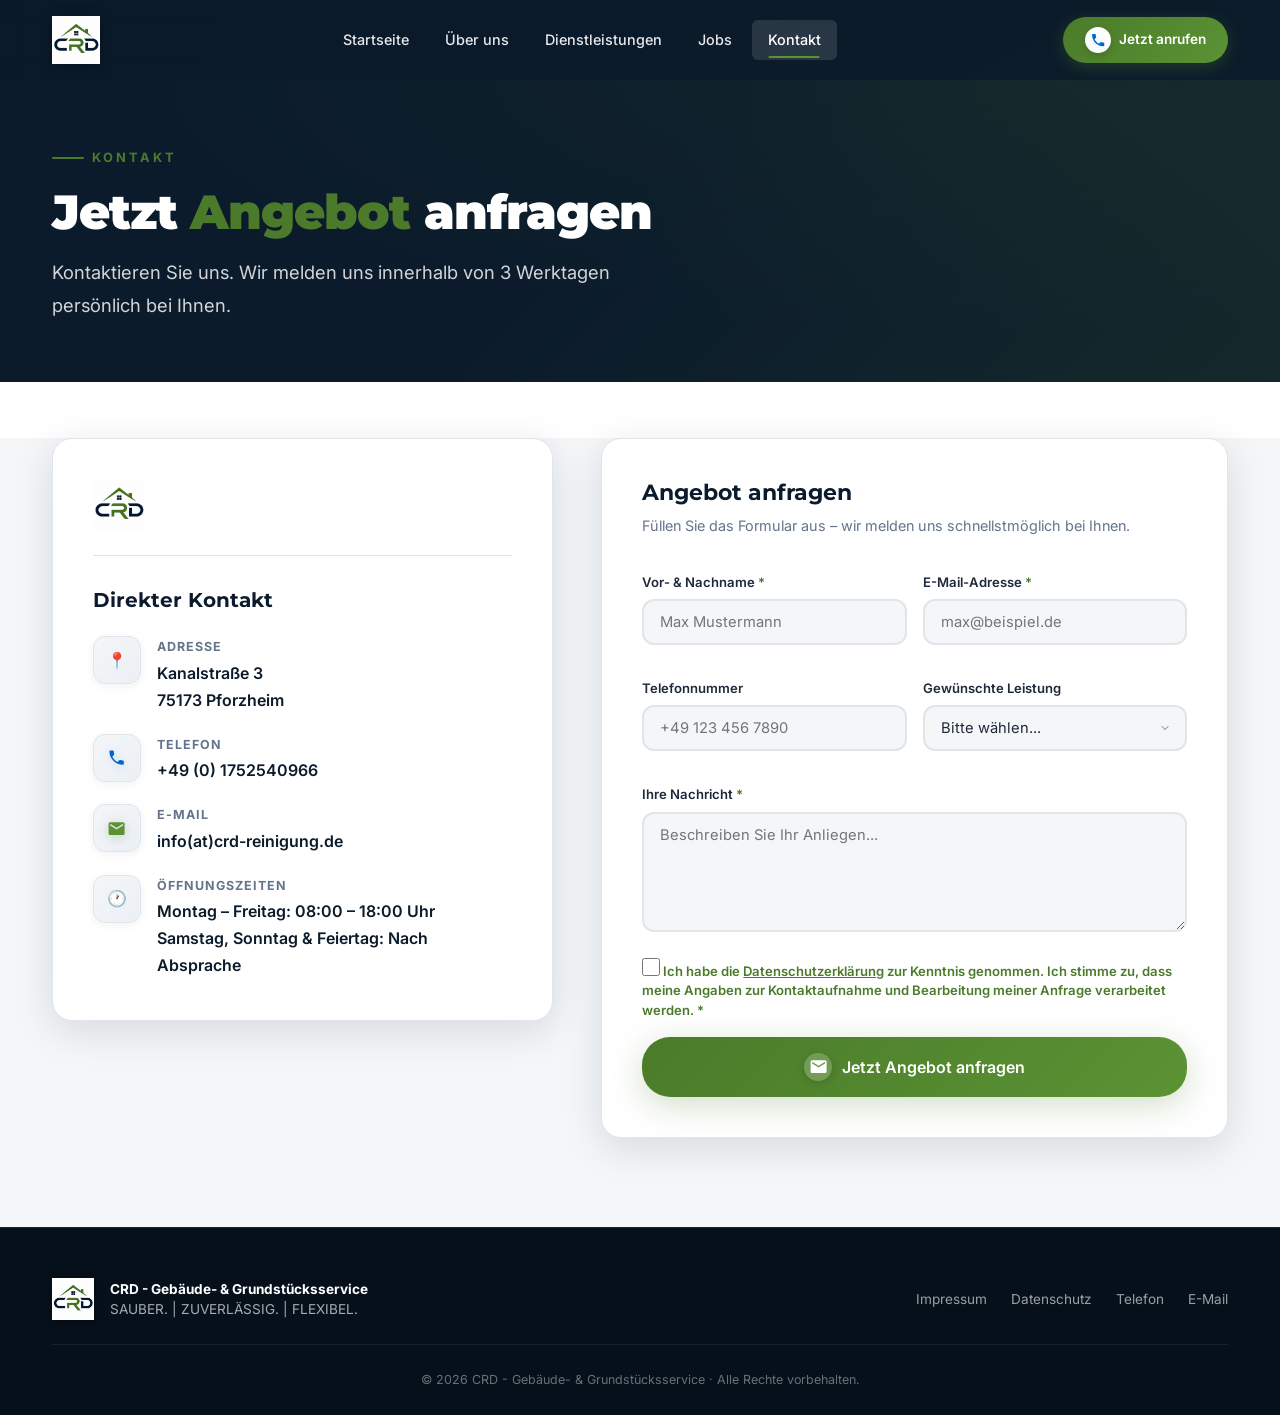
<file: kontakt.html>
<!DOCTYPE html>
<html lang="de">
<head>
  <meta charset="UTF-8">
  <meta name="viewport" content="width=device-width, initial-scale=1.0">
  <title>Kontakt | CRD - Gebäude- & Grundstücksservice</title>
  <meta name="description" content="Kontaktieren Sie CRD Gebäude- & Grundstücksservice. Angebot anfragen, anrufen oder E-Mail schreiben. Wir freuen uns auf Sie!">
  <meta name="keywords" content="Kontakt CRD, Reinigung Pforzheim, Angebot anfragen, Gebäudeservice">
  <meta name="author" content="CRD - Gebäude- & Grundstücksservice">
  <meta name="robots" content="index, follow">

  <!-- Open Graph -->
  <meta property="og:title" content="Kontakt | CRD - Gebäude- & Grundstücksservice">
  <meta property="og:description" content="Jetzt Angebot anfragen – wir melden uns innerhalb von 3 Werktagen bei Ihnen.">
  <meta property="og:type" content="website">
  <meta property="og:url" content="https://www.crd-dienstleistungen.de/kontakt.html">

  <!-- Favicon -->
  <link rel="icon" type="image/png" href="assets/logo.png">

  <!-- Fonts -->
  <link rel="preconnect" href="https://fonts.googleapis.com">
  <link rel="preconnect" href="https://fonts.gstatic.com" crossorigin>

  <!-- Stylesheet -->
  <link rel="stylesheet" href="style.css">
</head>
<body>

  <!-- ========== HEADER / NAVIGATION ========== -->
  <header class="header" id="header">
    <div class="container">
      <a href="index.html" class="header__logo" aria-label="CRD Startseite">
        <img src="assets/logo.png" alt="CRD Gebäude- & Grundstücksservice Logo" width="180" height="52">
      </a>

      <nav class="header__nav" id="mainNav" aria-label="Hauptnavigation">
        <a href="index.html" class="header__nav-link">Startseite</a>
        <a href="index.html#ueber-uns" class="header__nav-link">Über uns</a>
        <a href="dienstleistungen.html" class="header__nav-link">Dienstleistungen</a>
        <a href="jobs.html" class="header__nav-link">Jobs</a>
        <a href="kontakt.html" class="header__nav-link active">Kontakt</a>
      </nav>

      <a href="tel:+491752540966" class="header__cta" id="headerCta">
        <span class="header__cta-icon-bg">
          <svg class="icon-svg icon-phone-blue" viewBox="0 0 24 24"><path d="M6.62 10.79c1.44 2.83 3.76 5.14 6.59 6.59l2.2-2.2c.27-.27.67-.36 1.02-.24 1.12.37 2.33.57 3.57.57.55 0 1 .45 1 1V20c0 .55-.45 1-1 1-9.39 0-17-7.61-17-17 0-.55.45-1 1-1h3.5c.55 0 1 .45 1 1 0 1.25.2 2.45.57 3.57.11.35.03.74-.25 1.02l-2.2 2.2z"/></svg>
        </span>
        Jetzt anrufen
      </a>

      <button class="header__hamburger" id="hamburger" aria-label="Menü öffnen" aria-expanded="false">
        <span></span>
        <span></span>
        <span></span>
      </button>
    </div>
  </header>

  <!-- Nav Overlay -->
  <div class="nav-overlay" id="navOverlay"></div>

  <!-- ========== SUBPAGE HERO ========== -->
  <section class="subpage-hero">
    <div class="subpage-hero__bg"></div>
    <div class="container">
      <div class="subpage-hero__content">
        <span class="section-label reveal">Kontakt</span>
        <h1 class="subpage-hero__title reveal reveal-delay-1">Jetzt <span class="text-accent">Angebot</span> anfragen</h1>
        <p class="subpage-hero__text reveal reveal-delay-2">Kontaktieren Sie uns. Wir melden uns innerhalb von 3 Werktagen persönlich bei Ihnen.</p>
      </div>
    </div>
  </section>

  <!-- ========== CONTACT SECTION ========== -->
  <section class="contact" style="padding-top: 0;">
    <div class="container">
      <div class="contact__grid" style="margin-top: 3.5rem;">
        <!-- Moderneres Kontakt-Infokarten-Layout inkl. Logo -->
        <div class="contact__info-card reveal from-left">
          <div class="contact__logo-wrapper">
            <img src="assets/logo.png" alt="CRD Gebäude- & Grundstücksservice Logo" width="180" height="52">
          </div>

          <h3 class="contact__info-title">Direkter Kontakt</h3>

          <div class="contact__info-list">
            <div class="contact__info-item">
              <div class="contact__info-icon-box">📍</div>
              <div>
                <div class="contact__info-label">Adresse</div>
                <div class="contact__info-val">Kanalstraße 3<br>75173 Pforzheim</div>
              </div>
            </div>

            <div class="contact__info-item">
              <div class="contact__info-icon-box">
                <svg class="icon-svg icon-phone-blue" viewBox="0 0 24 24"><path d="M6.62 10.79c1.44 2.83 3.76 5.14 6.59 6.59l2.2-2.2c.27-.27.67-.36 1.02-.24 1.12.37 2.33.57 3.57.57.55 0 1 .45 1 1V20c0 .55-.45 1-1 1-9.39 0-17-7.61-17-17 0-.55.45-1 1-1h3.5c.55 0 1 .45 1 1 0 1.25.2 2.45.57 3.57.11.35.03.74-.25 1.02l-2.2 2.2z"/></svg>
              </div>
              <div>
                <div class="contact__info-label">Telefon</div>
                <div class="contact__info-val">
                  <a href="tel:+491752540966">+49 (0) 1752540966</a>
                </div>
              </div>
            </div>

            <div class="contact__info-item">
              <div class="contact__info-icon-box">
                <svg class="icon-svg icon-mail-sharp" viewBox="0 0 24 24"><path d="M20 4H4c-1.1 0-1.99.9-1.99 2L2 18c0 1.1.9 2 2 2h16c1.1 0 2-.9 2-2V6c0-1.1-.9-2-2-2zm0 4l-8 5-8-5V6l8 5 8-5v2z"/></svg>
              </div>
              <div>
                <div class="contact__info-label">E-Mail</div>
                <div class="contact__info-val">
                  <a href="mailto:info@crd-reinigung.de">info(at)crd-reinigung.de</a>
                </div>
              </div>
            </div>

            <div class="contact__info-item">
              <div class="contact__info-icon-box">🕐</div>
              <div>
                <div class="contact__info-label">Öffnungszeiten</div>
                <div class="contact__info-val">
                  Montag – Freitag: 08:00 – 18:00 Uhr<br>
                  Samstag, Sonntag & Feiertag: Nach Absprache
                </div>
              </div>
            </div>
          </div>
        </div>

        <!-- Contact Form -->
        <div class="contact__form-wrapper reveal from-right">
          <h3 class="contact__form-title">Angebot anfragen</h3>
          <p class="contact__form-subtitle">Füllen Sie das Formular aus – wir melden uns schnellstmöglich bei Ihnen.</p>

          <form id="contactForm" action="https://formspree.io/f/mgawqojd" method="POST" novalidate>
            <div class="form-row">
              <div class="form-group">
                <label for="formName">Vor- & Nachname <span>*</span></label>
                <input type="text" id="formName" name="name" class="form-control" placeholder="Max Mustermann" required>
              </div>
              <div class="form-group">
                <label for="formEmail">E-Mail-Adresse <span>*</span></label>
                <input type="email" id="formEmail" name="email" class="form-control" placeholder="max@beispiel.de" required>
              </div>
            </div>

            <div class="form-row">
              <div class="form-group">
                <label for="formPhone">Telefonnummer</label>
                <input type="tel" id="formPhone" name="phone" class="form-control" placeholder="+49 123 456 7890">
              </div>
              <div class="form-group">
                <label for="formService">Gewünschte Leistung</label>
                <select id="formService" name="service" class="form-control">
                  <option value="" disabled selected>Bitte wählen...</option>
                  <option value="unterhaltsreinigung">Unterhaltsreinigung</option>
                  <option value="glasreinigung">Glas- & Fensterreinigung</option>
                  <option value="grundreinigung">Grundreinigung</option>
                  <option value="bauschlussreinigung">Bauschlussreinigung / Bauendreinigung</option>
                  <option value="sonderreinigung">Sonderreinigung</option>
                  <option value="grundstueck_winterdienst">Grundstücks- & Arealpflege & Winterdienst</option>
                  <option value="treppenhaus_hausmeister">Treppenhausreinigung & Hausmeisterservice</option>
                  <option value="bauleistungen">Bauleistungen</option>
                  <option value="hauswirtschaft">Hauswirtschaftliche Dienstleistungen</option>
                </select>
              </div>
            </div>

            <div class="form-group">
              <label for="formMessage">Ihre Nachricht <span>*</span></label>
                <textarea id="formMessage" name="message" class="form-control" rows="5" placeholder="Beschreiben Sie Ihr Anliegen..." required></textarea>
            </div>

            <div class="form-group">
              <label class="form-checkbox-label">
                <input type="checkbox" id="formConsent" name="consent" required>
                <span>Ich habe die <a href="datenschutz.html" target="_blank">Datenschutzerklärung</a> zur Kenntnis genommen. Ich stimme zu, dass meine Angaben zur Kontaktaufnahme und Bearbeitung meiner Anfrage verarbeitet werden. <span>*</span></span>
              </label>
            </div>
            <div class="form-submit">
              <button type="submit" class="btn btn-primary" id="formSubmitBtn">
                <span class="btn-icon-mail">
                  <svg class="icon-svg" style="color: #ffffff;" viewBox="0 0 24 24"><path d="M20 4H4c-1.1 0-1.99.9-1.99 2L2 18c0 1.1.9 2 2 2h16c1.1 0 2-.9 2-2V6c0-1.1-.9-2-2-2zm0 4l-8 5-8-5V6l8 5 8-5v2z"/></svg>
                </span>
                Jetzt Angebot anfragen
              </button>
            </div>
          </form>

          <!-- Success message -->
          <div class="form-success" id="formSuccess">
            <div class="form-success__icon">✅</div>
            <h4 class="form-success__title">Vielen Dank für Ihre Anfrage!</h4>
            <p class="form-success__text">Wir haben Ihre Nachricht erhalten und melden uns schnellstmöglich bei Ihnen zurück.</p>
          </div>
        </div>
      </div>
    </div>
  </section>

  <!-- ========== FLOATING EMAIL WIDGET ========== -->
  <div class="floating-widget" id="floatingWidget">
    <a href="mailto:info@crd-reinigung.de?subject=Anfrage%20direkt%20%C3%BCber%20Website" class="floating-widget__btn" aria-label="E-Mail senden" id="floatingEmailBtn">
      <svg class="icon-svg" style="width: 1.4em; height: 1.4em; color: #ffffff;" viewBox="0 0 24 24"><path d="M20 4H4c-1.1 0-1.99.9-1.99 2L2 18c0 1.1.9 2 2 2h16c1.1 0 2-.9 2-2V6c0-1.1-.9-2-2-2zm0 4l-8 5-8-5V6l8 5 8-5v2z"/></svg>
    </a>
    <span class="floating-widget__tooltip">E-Mail schreiben</span>
  </div>

  <!-- ========== FOOTER ========== -->
  <footer class="footer" id="footer">
    <div class="container">
      <div class="footer__content">
        <div class="footer__brand">
          <img src="assets/logo.png" alt="CRD Gebäudeverwaltung Logo" width="160" height="48">
          <div class="footer__brand-text">
            <span class="footer__brand-name">CRD - Gebäude- & Grundstücksservice</span>
            SAUBER. | ZUVERLÄSSIG. | FLEXIBEL.
          </div>
        </div>
        <div class="footer__links">
          <a href="impressum.html" class="footer__link">Impressum</a>
          <a href="datenschutz.html" class="footer__link">Datenschutz</a>
          <a href="tel:+491752540966" class="footer__link">Telefon</a>
          <a href="mailto:info@crd-reinigung.de" class="footer__link">E-Mail</a>
        </div>
      </div>
      <div class="footer__bottom">
        &copy; 2026 CRD - Gebäude- & Grundstücksservice · Alle Rechte vorbehalten.
      </div>
    </div>
  </footer>

  <!-- JavaScript -->
  <script src="script.js"></script>
</body>
</html>
</file>
<file: style.css>
/* ============================================================
   CRD - Gebäude- & Grundstücksservice | Stylesheet
   ============================================================ */

/* ---------- Google Fonts ---------- */
@import url('https://fonts.googleapis.com/css2?family=Inter:wght@300;400;500;600;700;800;900&family=Montserrat:wght@400;600;700;800;900&display=swap');

/* ---------- CSS Custom Properties ---------- */
:root {
  /* Colors - Colors from CRD Logo & Brand Guide */
  --clr-primary: #0B1B2B;          /* Dark Navy Blue from logo */
  --clr-primary-dark: #06101B;
  --clr-primary-light: #162E45;
  
  --clr-accent: #4B7B2A;           /* Dark Green accent from logo */
  --clr-accent-light: #5B9334;
  --clr-accent-dark: #385D1F;
  --clr-accent-glow: rgba(75, 123, 42, 0.25);

  --clr-phone-blue: #0066CC;       /* Specific Blue for Phone Icons */
  --clr-phone-blue-hover: #0052A3;

  --clr-white: #FFFFFF;
  --clr-offwhite: #F4F6F8;
  --clr-gray-100: #EBF0F5;
  --clr-gray-200: #DFE5EB;
  --clr-gray-300: #CBD5E1;
  --clr-gray-400: #94A3B8;
  --clr-gray-500: #64748B;
  --clr-gray-600: #475569;
  --clr-gray-700: #334155;
  --clr-gray-800: #1E293B;

  --clr-text: #1E293B;
  --clr-text-light: #475569;
  --clr-text-muted: #64748B;

  /* Typography */
  --ff-heading: 'Montserrat', 'Inter', sans-serif;
  --ff-body: 'Inter', 'Segoe UI', sans-serif;

  /* Spacing */
  --section-py: clamp(4rem, 7vw, 6.5rem);
  --container-px: clamp(1rem, 4vw, 2rem);
  --container-max: 1240px;

  /* Borders & Radii */
  --radius-sm: 6px;
  --radius-md: 12px;
  --radius-lg: 20px;
  --radius-xl: 28px;
  --radius-round: 50%;

  /* Shadows */
  --shadow-sm: 0 2px 8px rgba(11, 27, 43, 0.06);
  --shadow-md: 0 4px 20px rgba(11, 27, 43, 0.08);
  --shadow-lg: 0 10px 40px rgba(11, 27, 43, 0.12);
  --shadow-xl: 0 20px 60px rgba(11, 27, 43, 0.18);
  --shadow-accent: 0 8px 32px rgba(75, 123, 42, 0.25);

  /* Transitions */
  --transition-fast: 0.2s cubic-bezier(0.4, 0, 0.2, 1);
  --transition-base: 0.3s cubic-bezier(0.4, 0, 0.2, 1);
  --transition-slow: 0.5s cubic-bezier(0.4, 0, 0.2, 1);
}

/* ---------- Reset & Base ---------- */
*,
*::before,
*::after {
  box-sizing: border-box;
  margin: 0;
  padding: 0;
}

html {
  scroll-behavior: smooth;
  scroll-padding-top: 80px;
  -webkit-font-smoothing: antialiased;
  -moz-osx-font-smoothing: grayscale;
}

body {
  font-family: var(--ff-body);
  font-size: 16px;
  line-height: 1.7;
  color: var(--clr-text);
  background: var(--clr-white);
  overflow-x: hidden;
}

img {
  max-width: 100%;
  height: auto;
  display: block;
}

a {
  text-decoration: none;
  color: inherit;
  transition: color var(--transition-fast);
}

ul {
  list-style: none;
}

h1, h2, h3, h4, h5, h6 {
  font-family: var(--ff-heading);
  font-weight: 700;
  line-height: 1.2;
  color: var(--clr-primary);
}

/* SVG Icon Helper */
.icon-svg {
  display: inline-block;
  vertical-align: middle;
  fill: currentColor;
  width: 1.2em;
  height: 1.2em;
  flex-shrink: 0;
}

.icon-phone-blue {
  color: var(--clr-phone-blue) !important;
  filter: drop-shadow(0 2px 4px rgba(0, 102, 204, 0.2));
}

.icon-mail-sharp {
  color: var(--clr-accent-light);
  filter: drop-shadow(0 2px 6px rgba(75, 123, 42, 0.3));
}

/* ---------- Utility ---------- */
.container {
  width: 100%;
  max-width: var(--container-max);
  margin: 0 auto;
  padding: 0 var(--container-px);
}

.section-label {
  display: inline-flex;
  align-items: center;
  gap: 8px;
  font-size: 0.8rem;
  font-weight: 700;
  letter-spacing: 3px;
  text-transform: uppercase;
  color: var(--clr-accent);
  margin-bottom: 1rem;
}

.section-label::before {
  content: '';
  display: inline-block;
  width: 32px;
  height: 2px;
  background: var(--clr-accent);
  border-radius: 2px;
}

.section-title {
  font-size: clamp(1.8rem, 4vw, 2.7rem);
  font-weight: 800;
  margin-bottom: 1rem;
  color: var(--clr-primary);
  letter-spacing: -0.01em;
}

.section-subtitle {
  font-size: clamp(1rem, 2vw, 1.15rem);
  color: var(--clr-text-light);
  max-width: 680px;
  line-height: 1.8;
}

.text-accent {
  color: var(--clr-accent);
}

.text-center {
  text-align: center;
}

.mx-auto {
  margin-left: auto;
  margin-right: auto;
}

/* ---------- Scroll Animations ---------- */
.reveal {
  opacity: 0;
  transform: translateY(40px);
  transition: opacity 0.7s cubic-bezier(0.4, 0, 0.2, 1),
              transform 0.7s cubic-bezier(0.4, 0, 0.2, 1);
}

.reveal.from-left {
  transform: translateX(-60px);
}

.reveal.from-right {
  transform: translateX(60px);
}

.reveal.from-bottom {
  transform: translateY(60px);
}

.reveal.scale-in {
  transform: scale(0.92);
}

.reveal.visible {
  opacity: 1;
  transform: translateY(0) translateX(0) scale(1);
}

.reveal-delay-1 { transition-delay: 0.1s; }
.reveal-delay-2 { transition-delay: 0.2s; }
.reveal-delay-3 { transition-delay: 0.3s; }
.reveal-delay-4 { transition-delay: 0.4s; }
.reveal-delay-5 { transition-delay: 0.5s; }
.reveal-delay-6 { transition-delay: 0.6s; }

/* ---------- Buttons ---------- */
.btn {
  display: inline-flex;
  align-items: center;
  justify-content: center;
  gap: 10px;
  padding: 14px 32px;
  font-family: var(--ff-body);
  font-size: 0.95rem;
  font-weight: 600;
  border: none;
  border-radius: var(--radius-xl);
  cursor: pointer;
  transition: all var(--transition-base);
  white-space: nowrap;
  min-height: 48px;
  position: relative;
  overflow: hidden;
}

.btn::before {
  content: '';
  position: absolute;
  inset: 0;
  background: linear-gradient(135deg, rgba(255,255,255,0.25), transparent);
  opacity: 0;
  transition: opacity var(--transition-fast);
}

.btn:hover::before {
  opacity: 1;
}

.btn-primary {
  background: linear-gradient(135deg, var(--clr-accent), var(--clr-accent-light));
  color: var(--clr-white);
  box-shadow: var(--shadow-accent);
}

.btn-primary:hover {
  transform: translateY(-2px);
  box-shadow: 0 12px 36px rgba(75, 123, 42, 0.4);
}

.btn-primary:active {
  transform: translateY(0);
}

.btn-outline {
  background: rgba(255, 255, 255, 0.05);
  color: var(--clr-white);
  border: 2px solid rgba(255, 255, 255, 0.4);
  backdrop-filter: blur(4px);
}

.btn-outline:hover {
  background: rgba(255, 255, 255, 0.15);
  border-color: var(--clr-white);
  transform: translateY(-2px);
}

.btn-outline-dark {
  background: transparent;
  color: var(--clr-primary);
  border: 2px solid var(--clr-gray-300);
}

.btn-outline-dark:hover {
  border-color: var(--clr-accent);
  color: var(--clr-accent);
  transform: translateY(-2px);
}

.btn-icon-mail {
  display: inline-flex;
  align-items: center;
  justify-content: center;
  width: 28px;
  height: 28px;
  background: rgba(255, 255, 255, 0.2);
  border-radius: 50%;
  box-shadow: 0 2px 8px rgba(0, 0, 0, 0.15);
  transition: transform var(--transition-fast);
}

.btn:hover .btn-icon-mail {
  transform: scale(1.1);
}

/* ============================================================
   HEADER / NAVIGATION
   ============================================================ */
.header {
  position: fixed;
  top: 0;
  left: 0;
  right: 0;
  z-index: 1000;
  transition: all var(--transition-base);
  padding: 16px 0;
  background: rgba(11, 27, 43, 0.85);
  backdrop-filter: blur(12px);
}

.header.scrolled {
  background: rgba(11, 27, 43, 0.96);
  backdrop-filter: blur(20px) saturate(180%);
  padding: 10px 0;
  box-shadow: 0 4px 30px rgba(0, 0, 0, 0.25);
}

.header .container {
  display: flex;
  align-items: center;
  justify-content: space-between;
}

.header__logo {
  display: flex;
  align-items: center;
}

.header__logo img {
  height: 48px;
  width: auto;
  transition: height var(--transition-base);
  filter: drop-shadow(0 2px 6px rgba(0,0,0,0.3));
}

.header.scrolled .header__logo img {
  height: 40px;
}

.header__nav {
  display: flex;
  align-items: center;
  gap: 4px;
}

.header__nav-link {
  font-size: 0.9rem;
  font-weight: 500;
  color: rgba(255, 255, 255, 0.9);
  padding: 8px 16px;
  border-radius: var(--radius-sm);
  transition: all var(--transition-fast);
  position: relative;
}

.header__nav-link:hover,
.header__nav-link.active {
  color: var(--clr-white);
  background: rgba(255, 255, 255, 0.12);
}

.header__nav-link::after {
  content: '';
  position: absolute;
  bottom: 2px;
  left: 50%;
  width: 0;
  height: 2px;
  background: var(--clr-accent-light);
  transition: all var(--transition-base);
  transform: translateX(-50%);
  border-radius: 2px;
}

.header__nav-link:hover::after,
.header__nav-link.active::after {
  width: 60%;
}

.header__cta {
  display: inline-flex;
  align-items: center;
  gap: 8px;
  padding: 10px 22px;
  background: linear-gradient(135deg, var(--clr-accent), var(--clr-accent-light));
  color: var(--clr-white);
  font-weight: 600;
  font-size: 0.85rem;
  border-radius: var(--radius-xl);
  transition: all var(--transition-base);
  box-shadow: 0 4px 16px rgba(75, 123, 42, 0.35);
  white-space: nowrap;
}

.header__cta:hover {
  transform: translateY(-2px);
  box-shadow: 0 8px 26px rgba(75, 123, 42, 0.45);
}

.header__cta-icon-bg {
  display: inline-flex;
  align-items: center;
  justify-content: center;
  width: 26px;
  height: 26px;
  background: var(--clr-white);
  border-radius: 50%;
  box-shadow: 0 2px 6px rgba(0, 0, 0, 0.15);
}

/* Mobile Menu Toggle */
.header__hamburger {
  display: none;
  flex-direction: column;
  gap: 5px;
  background: none;
  border: none;
  cursor: pointer;
  padding: 8px;
  z-index: 1001;
}

.header__hamburger span {
  display: block;
  width: 26px;
  height: 2px;
  background: var(--clr-white);
  border-radius: 2px;
  transition: all var(--transition-base);
}

.header__hamburger.active span:nth-child(1) {
  transform: rotate(45deg) translate(5px, 5px);
}

.header__hamburger.active span:nth-child(2) {
  opacity: 0;
  transform: scaleX(0);
}

.header__hamburger.active span:nth-child(3) {
  transform: rotate(-45deg) translate(5px, -5px);
}

/* ============================================================
   HERO SECTION
   ============================================================ */
.hero {
  position: relative;
  min-height: 100vh;
  display: flex;
  align-items: center;
  background: var(--clr-primary);
  overflow: hidden;
}

.hero__bg {
  position: absolute;
  inset: 0;
  z-index: 0;
}

.hero__bg img {
  width: 100%;
  height: 100%;
  object-fit: cover;
  opacity: 0.32;
  filter: contrast(1.1) brightness(0.65);
}

.hero__overlay {
  position: absolute;
  inset: 0;
  background: linear-gradient(
    135deg,
    rgba(11, 27, 43, 0.94) 0%,
    rgba(11, 27, 43, 0.8) 50%,
    rgba(75, 123, 42, 0.2) 100%
  );
  z-index: 1;
}

.hero__content {
  position: relative;
  z-index: 2;
  max-width: 820px;
  padding-top: 110px;
  padding-bottom: 60px;
}

.hero__badge {
  display: inline-flex;
  align-items: center;
  gap: 8px;
  padding: 8px 20px;
  background: rgba(75, 123, 42, 0.2);
  border: 1px solid rgba(91, 147, 52, 0.35);
  border-radius: var(--radius-xl);
  color: var(--clr-accent-light);
  font-size: 0.82rem;
  font-weight: 700;
  letter-spacing: 2px;
  text-transform: uppercase;
  margin-bottom: 1.5rem;
  backdrop-filter: blur(8px);
}

.hero__badge-dot {
  width: 8px;
  height: 8px;
  background: var(--clr-accent-light);
  border-radius: 50%;
  animation: pulse 2s ease-in-out infinite;
}

@keyframes pulse {
  0%, 100% { opacity: 1; transform: scale(1); }
  50% { opacity: 0.4; transform: scale(1.5); }
}

.hero__title {
  font-size: clamp(2rem, 4.5vw, 3.4rem);
  font-weight: 900;
  color: var(--clr-white);
  line-height: 1.15;
  margin-bottom: 1.5rem;
  letter-spacing: -0.02em;
}

.hero__title-highlight {
  background: linear-gradient(135deg, var(--clr-accent-light), #7CB342);
  -webkit-background-clip: text;
  -webkit-text-fill-color: transparent;
  background-clip: text;
}

.hero__subtitle {
  font-size: clamp(1rem, 2vw, 1.2rem);
  color: rgba(255, 255, 255, 0.82);
  line-height: 1.8;
  margin-bottom: 2.5rem;
  max-width: 620px;
}

.hero__actions {
  display: flex;
  flex-wrap: wrap;
  gap: 16px;
  margin-bottom: 3rem;
}

.hero__stats {
  display: flex;
  gap: 48px;
  padding-top: 2rem;
  border-top: 1px solid rgba(255, 255, 255, 0.12);
}

.hero__stat {
  text-align: left;
}

.hero__stat-number {
  font-family: var(--ff-heading);
  font-size: 2rem;
  font-weight: 800;
  color: var(--clr-accent-light);
  display: block;
}

.hero__stat-label {
  font-size: 0.8rem;
  color: rgba(255, 255, 255, 0.6);
  text-transform: uppercase;
  letter-spacing: 1px;
  margin-top: 4px;
}

/* ============================================================
   ABOUT & ADVANTAGES COMBINED SECTION
   ============================================================ */
.about {
  padding: var(--section-py) 0;
  background: var(--clr-white);
}

.about__intro-grid {
  display: grid;
  grid-template-columns: 1fr 1.1fr;
  gap: 60px;
  align-items: center;
  margin-bottom: 5rem;
}

.about__image-wrapper {
  position: relative;
}

.about__image {
  border-radius: var(--radius-lg);
  overflow: hidden;
  box-shadow: var(--shadow-lg);
  position: relative;
}

.about__image img {
  width: 100%;
  height: 420px;
  object-fit: cover;
}

.about__image-accent {
  position: absolute;
  bottom: -20px;
  right: -20px;
  width: 150px;
  height: 150px;
  background: linear-gradient(135deg, var(--clr-primary), var(--clr-primary-light));
  border: 3px solid var(--clr-accent);
  border-radius: var(--radius-lg);
  display: flex;
  flex-direction: column;
  align-items: center;
  justify-content: center;
  color: var(--clr-white);
  box-shadow: var(--shadow-xl);
  z-index: 2;
  text-align: center;
  padding: 12px;
}

.about__image-accent-number {
  font-family: var(--ff-heading);
  font-size: 2rem;
  font-weight: 900;
  line-height: 1;
  color: var(--clr-accent-light);
}

.about__image-accent-text {
  font-size: 0.75rem;
  font-weight: 700;
  text-transform: uppercase;
  letter-spacing: 1px;
  margin-top: 6px;
  color: var(--clr-gray-200);
}

.about__content {
  padding-left: 10px;
}

.about__text-highlight {
  font-size: 1.08rem;
  color: var(--clr-primary);
  font-weight: 500;
  line-height: 1.9;
  margin-bottom: 1.5rem;
}

/* Integrated Advantages Grid inside About */
.about__advantages {
  margin-top: 3.5rem;
  padding-top: 3.5rem;
  border-top: 1px solid var(--clr-gray-200);
}

.about__advantages-title {
  font-size: 1.6rem;
  font-weight: 800;
  color: var(--clr-primary);
  margin-bottom: 2rem;
  text-align: center;
}

.advantages-grid {
  display: grid;
  grid-template-columns: repeat(auto-fill, minmax(320px, 1fr));
  gap: 24px;
}

.advantage-card {
  background: var(--clr-offwhite);
  border: 1px solid var(--clr-gray-200);
  border-radius: var(--radius-md);
  padding: 28px 24px;
  transition: all var(--transition-base);
}

.advantage-card:hover {
  transform: translateY(-4px);
  box-shadow: var(--shadow-md);
  border-color: var(--clr-accent);
  background: var(--clr-white);
}

.advantage-card__header {
  display: flex;
  align-items: center;
  gap: 14px;
  margin-bottom: 12px;
}

.advantage-card__icon {
  width: 44px;
  height: 44px;
  background: linear-gradient(135deg, rgba(75, 123, 42, 0.12), rgba(75, 123, 42, 0.04));
  border-radius: var(--radius-sm);
  display: flex;
  align-items: center;
  justify-content: center;
  font-size: 1.25rem;
  color: var(--clr-accent);
  border: 1px solid rgba(75, 123, 42, 0.2);
  flex-shrink: 0;
}

.advantage-card__title {
  font-size: 1.05rem;
  font-weight: 700;
  color: var(--clr-primary);
}

.advantage-card__text {
  font-size: 0.9rem;
  color: var(--clr-text-light);
  line-height: 1.65;
}

/* ============================================================
   SPECIALTIES SECTION
   ============================================================ */
.specialties {
  padding: var(--section-py) 0;
  background: var(--clr-offwhite);
}

.specialties__layout {
  display: grid;
  grid-template-columns: 1fr 1.1fr;
  gap: 56px;
  align-items: center;
}

.specialties__text {
  font-size: 1.05rem;
  color: var(--clr-text-light);
  line-height: 1.85;
  margin-top: 1rem;
}

.specialties__text strong {
  color: var(--clr-primary);
  font-weight: 600;
}

.specialties__media-grid {
  display: grid;
  grid-template-columns: 1fr 1fr;
  gap: 20px;
}

.specialties__media-item {
  margin: 0;
}

.specialties__media-image {
  border-radius: var(--radius-lg);
  overflow: hidden;
  box-shadow: var(--shadow-lg);
  border: 1px solid var(--clr-gray-200);
}

.specialties__media-image img {
  width: 100%;
  height: 220px;
  object-fit: cover;
  transition: transform var(--transition-slow);
}

.specialties__media-item:hover .specialties__media-image img {
  transform: scale(1.04);
}

.specialties__media-caption {
  margin-top: 12px;
  font-size: 0.85rem;
  font-weight: 600;
  color: var(--clr-primary);
  line-height: 1.5;
  text-align: center;
}

/* ============================================================
   ADVANTAGES SECTION (standalone)
   ============================================================ */
.advantages {
  padding: var(--section-py) 0;
  background: var(--clr-white);
}

.advantages .about__advantages {
  margin-top: 0;
  padding-top: 0;
  border-top: none;
}

/* ============================================================
   SERVICES SECTION
   ============================================================ */
.services {
  padding: var(--section-py) 0;
  background: var(--clr-offwhite);
  position: relative;
}

.services__header {
  text-align: center;
  margin-bottom: 3.5rem;
}

.services__header .section-subtitle {
  margin: 0 auto;
}

.services__grid {
  display: grid;
  grid-template-columns: repeat(auto-fill, minmax(340px, 1fr));
  gap: 24px;
}

.service-card {
  background: var(--clr-white);
  border-radius: var(--radius-lg);
  padding: 36px 30px;
  transition: all var(--transition-base);
  border: 1px solid var(--clr-gray-200);
  position: relative;
  overflow: hidden;
  display: flex;
  flex-direction: column;
}

.service-card::before {
  content: '';
  position: absolute;
  top: 0;
  left: 0;
  right: 0;
  height: 4px;
  background: linear-gradient(90deg, var(--clr-accent), var(--clr-accent-light));
  transform: scaleX(0);
  transform-origin: left;
  transition: transform var(--transition-base);
}

.service-card:hover {
  transform: translateY(-6px);
  box-shadow: var(--shadow-xl);
  border-color: transparent;
}

.service-card:hover::before {
  transform: scaleX(1);
}

.service-card__icon {
  width: 60px;
  height: 60px;
  background: linear-gradient(135deg, rgba(75, 123, 42, 0.1), rgba(75, 123, 42, 0.03));
  border-radius: var(--radius-md);
  display: flex;
  align-items: center;
  justify-content: center;
  font-size: 1.75rem;
  margin-bottom: 1.25rem;
  transition: all var(--transition-base);
  border: 1px solid rgba(75, 123, 42, 0.15);
}

.service-card:hover .service-card__icon {
  background: linear-gradient(135deg, var(--clr-accent), var(--clr-accent-light));
  border-color: transparent;
  color: var(--clr-white);
  box-shadow: var(--shadow-accent);
  transform: scale(1.05);
}

.service-card__title {
  font-size: 1.18rem;
  font-weight: 700;
  margin-bottom: 0.75rem;
  color: var(--clr-primary);
}

.service-card__text {
  font-size: 0.92rem;
  color: var(--clr-text-light);
  line-height: 1.7;
  flex-grow: 1;
}

.service-card__footer {
  margin-top: 1.25rem;
  padding-top: 1rem;
  border-top: 1px solid var(--clr-gray-100);
}

.service-card__link {
  display: inline-flex;
  align-items: center;
  gap: 6px;
  font-size: 0.88rem;
  font-weight: 600;
  color: var(--clr-accent);
  transition: gap var(--transition-fast);
}

.service-card:hover .service-card__link {
  gap: 10px;
}

/* Compact service cards (homepage teaser) */
.services__grid--compact {
  grid-template-columns: repeat(auto-fill, minmax(300px, 1fr));
}

.service-card--compact {
  padding: 28px 28px;
  text-align: center;
  align-items: center;
  justify-content: space-between;
  gap: 16px;
}

.service-card--compact .service-card__icon {
  margin-bottom: 0;
}

.service-card--compact .service-card__title {
  margin-bottom: 0;
  font-size: 1.05rem;
}

.service-card--compact .service-card__footer {
  margin-top: 0;
  padding-top: 0;
  border-top: none;
}

/* ============================================================
   JOBS SECTION (NEW)
   ============================================================ */
.jobs {
  padding: var(--section-py) 0;
  background: var(--clr-primary);
  color: var(--clr-white);
  position: relative;
  overflow: hidden;
}

.jobs__deco {
  position: absolute;
  border-radius: 50%;
  opacity: 0.05;
  background: var(--clr-accent);
  width: 400px;
  height: 400px;
  top: -100px;
  right: -100px;
}

.jobs .section-label {
  color: var(--clr-accent-light);
}

.jobs .section-label::before {
  background: var(--clr-accent-light);
}

.jobs .section-title {
  color: var(--clr-white);
}

.jobs .section-subtitle {
  color: rgba(255, 255, 255, 0.75);
}

.jobs__grid {
  display: grid;
  grid-template-columns: 1fr 1fr;
  gap: 40px;
  margin-top: 3.5rem;
  align-items: center;
}

.jobs__card {
  background: rgba(255, 255, 255, 0.06);
  border: 1px solid rgba(255, 255, 255, 0.12);
  border-radius: var(--radius-lg);
  padding: 40px;
  backdrop-filter: blur(10px);
}

.jobs__card-title {
  font-size: 1.4rem;
  color: var(--clr-white);
  margin-bottom: 1rem;
}

.jobs__card-text {
  font-size: 0.95rem;
  color: rgba(255, 255, 255, 0.8);
  line-height: 1.8;
  margin-bottom: 1.5rem;
}

.jobs__list {
  margin-bottom: 2rem;
}

.jobs__list-item {
  display: flex;
  align-items: center;
  gap: 10px;
  font-size: 0.92rem;
  color: rgba(255, 255, 255, 0.9);
  margin-bottom: 10px;
}

.jobs__list-icon {
  color: var(--clr-accent-light);
  font-weight: bold;
}

/* ============================================================
   CONTACT SECTION
   ============================================================ */
.contact {
  padding: var(--section-py) 0;
  background: var(--clr-offwhite);
}

.contact__grid {
  display: grid;
  grid-template-columns: 1fr 1.25fr;
  gap: 48px;
  align-items: start;
}

/* Modern Contact Info Card */
.contact__info-card {
  background: var(--clr-white);
  border-radius: var(--radius-lg);
  padding: 40px;
  box-shadow: var(--shadow-lg);
  border: 1px solid var(--clr-gray-200);
}

.contact__logo-wrapper {
  margin-bottom: 2rem;
  padding-bottom: 1.5rem;
  border-bottom: 1px solid var(--clr-gray-200);
}

.contact__logo-wrapper img {
  height: 52px;
  width: auto;
}

.contact__info-title {
  font-size: 1.25rem;
  font-weight: 700;
  color: var(--clr-primary);
  margin-bottom: 1.5rem;
}

.contact__info-list {
  display: flex;
  flex-direction: column;
  gap: 20px;
}

.contact__info-item {
  display: flex;
  align-items: flex-start;
  gap: 16px;
}

.contact__info-icon-box {
  width: 48px;
  height: 48px;
  background: linear-gradient(135deg, var(--clr-offwhite), var(--clr-gray-100));
  border-radius: var(--radius-md);
  display: flex;
  align-items: center;
  justify-content: center;
  flex-shrink: 0;
  border: 1px solid var(--clr-gray-200);
  box-shadow: var(--shadow-sm);
}

.contact__info-label {
  font-size: 0.78rem;
  color: var(--clr-text-muted);
  text-transform: uppercase;
  letter-spacing: 1px;
  font-weight: 700;
  margin-bottom: 2px;
}

.contact__info-val {
  font-size: 1rem;
  font-weight: 600;
  color: var(--clr-primary);
}

.contact__info-val a {
  color: var(--clr-primary);
  transition: color var(--transition-fast);
}

.contact__info-val a:hover {
  color: var(--clr-accent);
}

/* Form Styling */
.contact__form-wrapper {
  background: var(--clr-white);
  border-radius: var(--radius-lg);
  padding: 40px;
  box-shadow: var(--shadow-lg);
  border: 1px solid var(--clr-gray-200);
}

.contact__form-title {
  font-size: 1.4rem;
  font-weight: 700;
  margin-bottom: 0.5rem;
  color: var(--clr-primary);
}

.contact__form-subtitle {
  font-size: 0.9rem;
  color: var(--clr-text-muted);
  margin-bottom: 2rem;
}

.form-row {
  display: grid;
  grid-template-columns: 1fr 1fr;
  gap: 16px;
  margin-bottom: 16px;
}

.form-group {
  margin-bottom: 16px;
}

.form-group label {
  display: block;
  font-size: 0.82rem;
  font-weight: 600;
  color: var(--clr-text);
  margin-bottom: 6px;
}

.form-group label span {
  color: var(--clr-accent);
}

.form-control {
  width: 100%;
  padding: 12px 16px;
  font-family: var(--ff-body);
  font-size: 0.92rem;
  color: var(--clr-text);
  background: var(--clr-offwhite);
  border: 2px solid var(--clr-gray-200);
  border-radius: var(--radius-md);
  transition: all var(--transition-fast);
  outline: none;
}

.form-control:focus {
  border-color: var(--clr-accent);
  background: var(--clr-white);
  box-shadow: 0 0 0 4px var(--clr-accent-glow);
}

textarea.form-control {
  resize: vertical;
  min-height: 120px;
}

select.form-control {
  cursor: pointer;
  appearance: none;
  background-image: url("data:image/svg+xml,%3Csvg xmlns='http://www.w3.org/2000/svg' width='12' height='12' viewBox='0 0 24 24' fill='none' stroke='%236c757d' stroke-width='2' stroke-linecap='round' stroke-linejoin='round'%3E%3Cpath d='M6 9l6 6 6-6'/%3E%3C/svg%3E");
  background-repeat: no-repeat;
  background-position: right 14px center;
  padding-right: 40px;
}

/* Checkbox for consent */
.form-checkbox-label {
  display: flex;
  align-items: flex-start;
  gap: 10px;
  font-size: 0.82rem;
  font-weight: 400;
  color: var(--clr-text-light);
  line-height: 1.5;
  cursor: pointer;
}

.form-checkbox-label input[type="checkbox"] {
  width: 18px;
  height: 18px;
  margin-top: 2px;
  flex-shrink: 0;
  accent-color: var(--clr-accent);
  cursor: pointer;
}

.form-checkbox-label a {
  color: var(--clr-accent);
  font-weight: 600;
  text-decoration: underline;
}

.form-checkbox-label a:hover {
  color: var(--clr-accent-dark);
}

.form-checkbox-label span span {
  color: var(--clr-accent);
}

.form-submit {
  margin-top: 8px;
}

.form-submit .btn {
  width: 100%;
  padding: 16px;
  font-size: 1rem;
}

/* Form Success */
.form-success {
  display: none;
  text-align: center;
  padding: 40px 20px;
}

.form-success.show {
  display: block;
  animation: fadeInUp 0.5s ease-out;
}

.form-success__icon {
  font-size: 3rem;
  margin-bottom: 1rem;
}

/* ============================================================
   FLOATING EMAIL WIDGET
   ============================================================ */
.floating-widget {
  position: fixed;
  bottom: 28px;
  right: 28px;
  z-index: 999;
}

.floating-widget__btn {
  width: 60px;
  height: 60px;
  border-radius: var(--radius-round);
  background: linear-gradient(135deg, var(--clr-accent), var(--clr-accent-light));
  color: var(--clr-white);
  border: none;
  cursor: pointer;
  display: flex;
  align-items: center;
  justify-content: center;
  font-size: 1.4rem;
  box-shadow: 0 6px 24px rgba(75, 123, 42, 0.45);
  transition: all var(--transition-base);
  position: relative;
}

.floating-widget__btn:hover {
  transform: scale(1.1) translateY(-2px);
  box-shadow: 0 10px 36px rgba(75, 123, 42, 0.55);
}

.floating-widget__btn::before {
  content: '';
  position: absolute;
  inset: -4px;
  border-radius: var(--radius-round);
  background: linear-gradient(135deg, var(--clr-accent), var(--clr-accent-light));
  opacity: 0.3;
  animation: widgetPulse 2.5s ease-in-out infinite;
  z-index: -1;
}

@keyframes widgetPulse {
  0%, 100% { transform: scale(1); opacity: 0.35; }
  50% { transform: scale(1.25); opacity: 0; }
}

.floating-widget__tooltip {
  position: absolute;
  right: 72px;
  top: 50%;
  transform: translateY(-50%);
  background: var(--clr-primary);
  color: var(--clr-white);
  padding: 8px 16px;
  border-radius: var(--radius-sm);
  font-size: 0.8rem;
  font-weight: 600;
  white-space: nowrap;
  opacity: 0;
  pointer-events: none;
  transition: all var(--transition-base);
  box-shadow: var(--shadow-md);
}

.floating-widget__tooltip::after {
  content: '';
  position: absolute;
  top: 50%;
  right: -6px;
  transform: translateY(-50%);
  border-left: 6px solid var(--clr-primary);
  border-top: 6px solid transparent;
  border-bottom: 6px solid transparent;
}

.floating-widget__btn:hover + .floating-widget__tooltip,
.floating-widget:hover .floating-widget__tooltip {
  opacity: 1;
  transform: translateY(-50%) translateX(-4px);
}

/* ============================================================
   SUBPAGE HERO
   ============================================================ */
.subpage-hero {
  position: relative;
  padding: 140px 0 60px;
  background: var(--clr-primary);
  overflow: hidden;
}

.subpage-hero--small {
  padding: 120px 0 50px;
}

.subpage-hero__bg {
  position: absolute;
  inset: 0;
  background: linear-gradient(
    135deg,
    rgba(11, 27, 43, 0.95) 0%,
    rgba(11, 27, 43, 0.85) 50%,
    rgba(75, 123, 42, 0.15) 100%
  );
  z-index: 0;
}

.subpage-hero__bg::before {
  content: '';
  position: absolute;
  inset: 0;
  background: radial-gradient(ellipse at 80% 20%, rgba(75, 123, 42, 0.1) 0%, transparent 60%);
}

.subpage-hero__content {
  position: relative;
  z-index: 1;
  max-width: 780px;
}

.subpage-hero__title {
  font-size: clamp(2rem, 4vw, 3rem);
  font-weight: 900;
  color: var(--clr-white);
  line-height: 1.15;
  margin-bottom: 1rem;
  letter-spacing: -0.02em;
}

.subpage-hero__text {
  font-size: clamp(1rem, 2vw, 1.15rem);
  color: rgba(255, 255, 255, 0.82);
  line-height: 1.8;
  max-width: 620px;
}

/* ============================================================
   LEGAL CONTENT (Impressum / Datenschutz)
   ============================================================ */
.legal-content {
  padding: var(--section-py) 0;
  background: var(--clr-white);
}

.legal-content__inner {
  max-width: 820px;
  margin: 0 auto;
}

.legal-content__inner h2 {
  font-size: 1.5rem;
  font-weight: 800;
  color: var(--clr-primary);
  margin-top: 2.5rem;
  margin-bottom: 1rem;
}

.legal-content__inner h2:first-child {
  margin-top: 0;
}

.legal-content__inner h3 {
  font-size: 1.15rem;
  font-weight: 700;
  color: var(--clr-primary);
  margin-top: 1.5rem;
  margin-bottom: 0.75rem;
}

.legal-content__inner p {
  font-size: 0.95rem;
  color: var(--clr-text-light);
  line-height: 1.8;
  margin-bottom: 1rem;
}

.legal-content__inner a {
  color: var(--clr-accent);
  font-weight: 600;
}

.legal-content__inner a:hover {
  text-decoration: underline;
}

/* ============================================================
   CTA SECTION (Subpages)
   ============================================================ */
.cta-section {
  padding: var(--section-py) 0;
  background: var(--clr-offwhite);
  text-align: center;
}

.cta-section__content {
  max-width: 620px;
  margin: 0 auto;
}

.cta-section__title {
  font-size: clamp(1.5rem, 3vw, 2rem);
  font-weight: 800;
  color: var(--clr-primary);
  margin-bottom: 1rem;
}

.cta-section__text {
  font-size: 1.05rem;
  color: var(--clr-text-light);
  line-height: 1.8;
  margin-bottom: 2rem;
}

/* ============================================================
   FOOTER
   ============================================================ */
.footer {
  background: var(--clr-primary-dark);
  color: rgba(255, 255, 255, 0.65);
  padding: 50px 0 24px;
  border-top: 1px solid rgba(255, 255, 255, 0.08);
}

.footer__content {
  display: flex;
  align-items: center;
  justify-content: space-between;
  flex-wrap: wrap;
  gap: 24px;
  padding-bottom: 24px;
  border-bottom: 1px solid rgba(255, 255, 255, 0.08);
}

.footer__brand {
  display: flex;
  align-items: center;
  gap: 16px;
}

.footer__brand img {
  height: 42px;
  width: auto;
  filter: drop-shadow(0 2px 4px rgba(0,0,0,0.4));
}

.footer__brand-text {
  font-size: 0.85rem;
  line-height: 1.5;
}

.footer__brand-name {
  font-weight: 700;
  color: var(--clr-white);
  display: block;
}

.footer__links {
  display: flex;
  gap: 24px;
}

.footer__link {
  font-size: 0.85rem;
  color: rgba(255, 255, 255, 0.6);
  transition: color var(--transition-fast);
}

.footer__link:hover {
  color: var(--clr-accent-light);
}

.footer__bottom {
  padding-top: 24px;
  text-align: center;
  font-size: 0.78rem;
  color: rgba(255, 255, 255, 0.4);
}

/* ============================================================
   RESPONSIVE
   ============================================================ */
@media (max-width: 992px) {
  .header__nav {
    position: fixed;
    top: 0;
    right: -100%;
    width: 300px;
    height: 100vh;
    background: var(--clr-primary);
    flex-direction: column;
    align-items: flex-start;
    justify-content: center;
    padding: 32px;
    gap: 8px;
    transition: right var(--transition-base);
    box-shadow: -8px 0 40px rgba(0,0,0,0.4);
  }

  .header__nav.open {
    right: 0;
  }

  .header__nav-link {
    font-size: 1.05rem;
    padding: 12px 16px;
    width: 100%;
  }

  .header__cta {
    display: none;
  }

  .header__hamburger {
    display: flex;
  }

  .about__intro-grid {
    grid-template-columns: 1fr;
    gap: 40px;
  }

  .specialties__layout {
    grid-template-columns: 1fr;
    gap: 40px;
  }

  .jobs__grid {
    grid-template-columns: 1fr;
  }

  .contact__grid {
    grid-template-columns: 1fr;
  }
}

@media (max-width: 640px) {
  .hero__actions {
    flex-direction: column;
  }

  .hero__actions .btn {
    width: 100%;
  }

  .hero__stats {
    flex-direction: column;
    gap: 20px;
  }

  .services__grid,
  .advantages-grid,
  .specialties__media-grid {
    grid-template-columns: 1fr;
  }

  .form-row {
    grid-template-columns: 1fr;
  }

  .contact__form-wrapper,
  .contact__info-card {
    padding: 24px;
  }

  .footer__content {
    flex-direction: column;
    text-align: center;
  }

  .footer__links {
    flex-direction: column;
    gap: 12px;
  }
}

.nav-overlay {
  display: none;
  position: fixed;
  inset: 0;
  background: rgba(0, 0, 0, 0.6);
  z-index: 998;
}

.nav-overlay.show {
  display: block;
}
</file>
